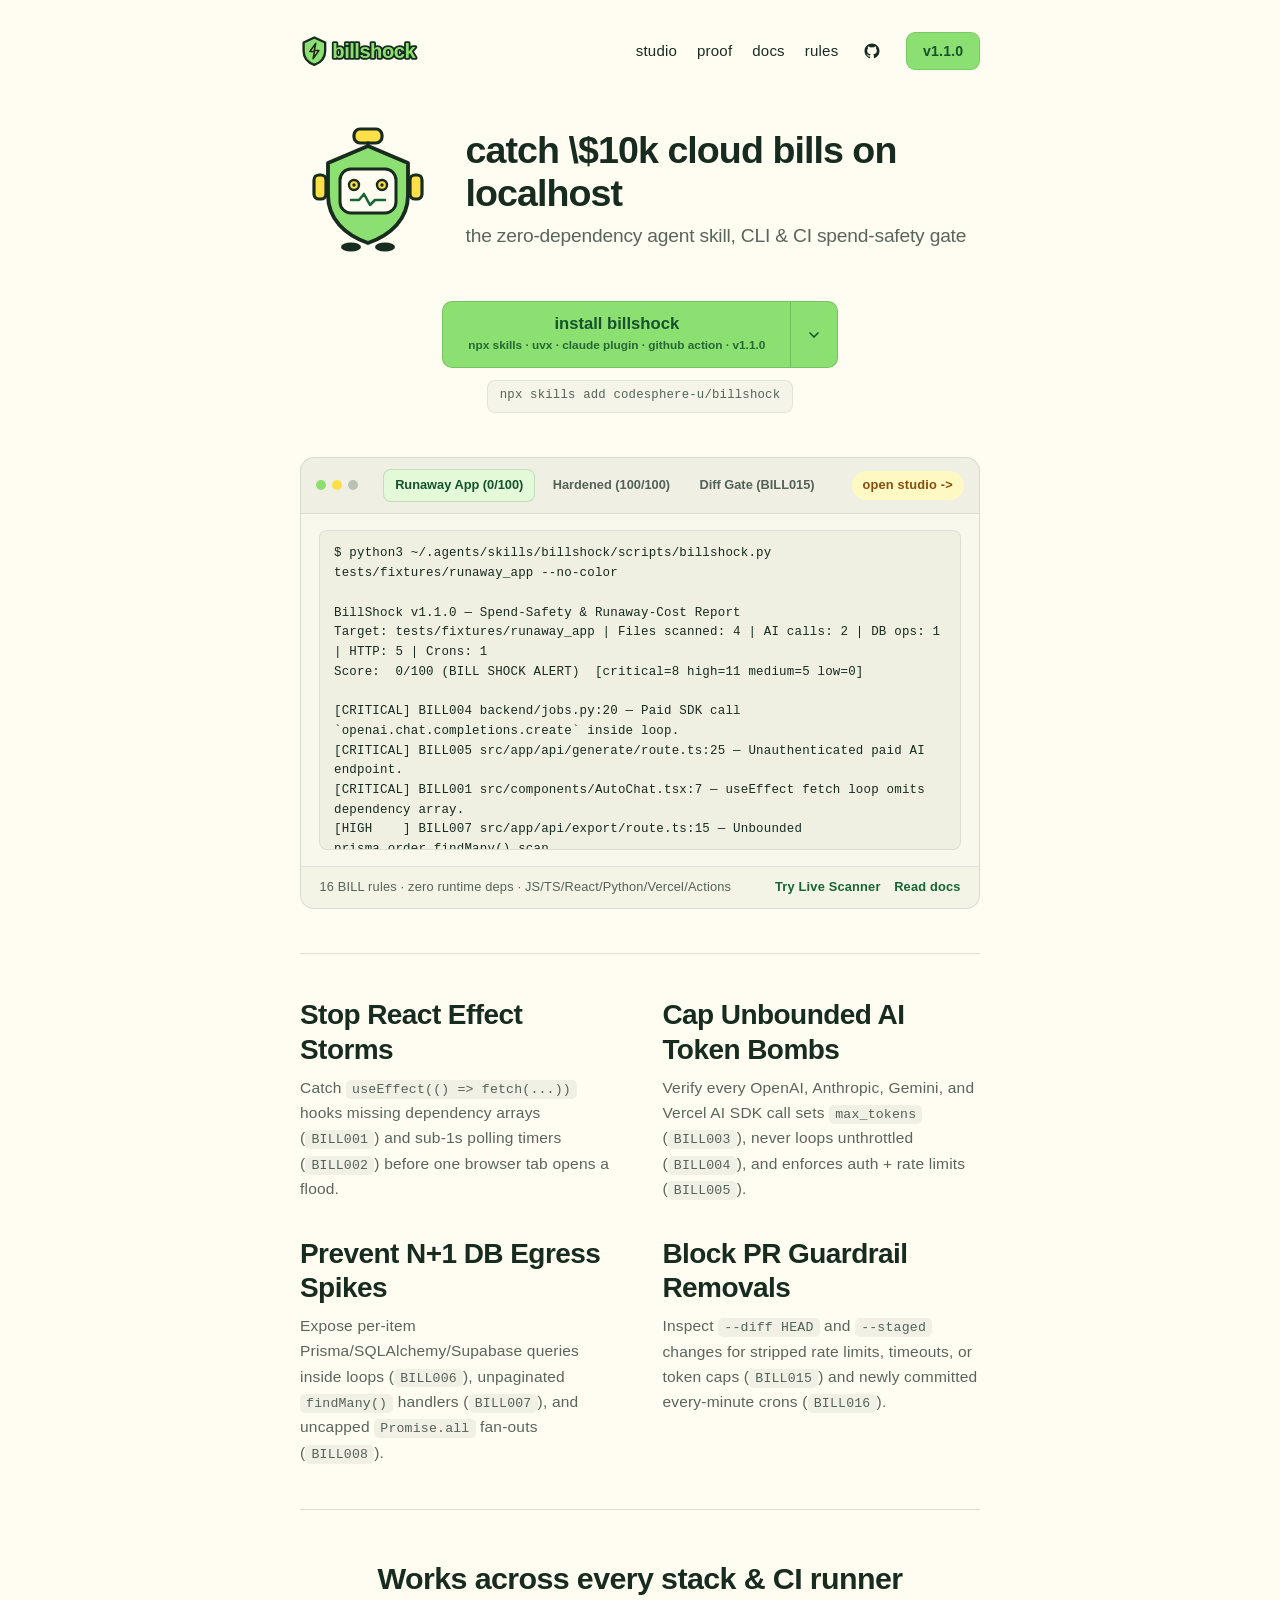
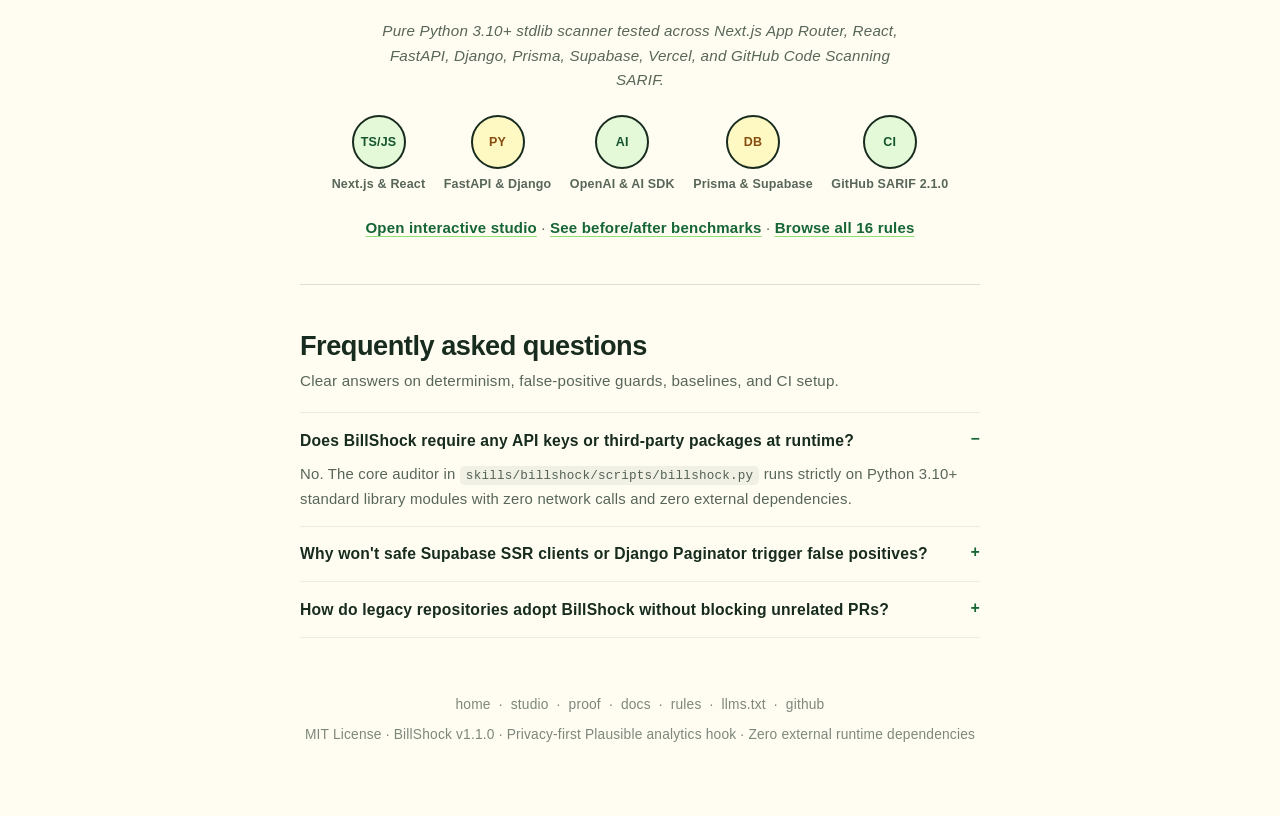
<file: website/index.html>
<!doctype html>
<html lang="en">
  <head>
    <meta charset="utf-8" />
    <meta name="viewport" content="width=device-width, initial-scale=1.0" />
    <title>BillShock — Deterministic Runaway-Cost &amp; Spend-Safety Auditor</title>
    <meta
      name="description"
      content="Catch infinite React useEffect storms, uncapped AI token bombs, N+1 DB egress, hung retries, and aggressive crons before they ship."
    />
    <meta
      name="keywords"
      content="BillShock, FinOps static analysis, AI agent spend safety, React useEffect loop detector, max_tokens audit, Prisma N+1 scanner, SARIF CI gate"
    />
    <meta name="author" content="codesphere-u" />
    <meta name="robots" content="index, follow" />
    <meta name="theme-color" content="#fffdf2" />
    <link rel="canonical" href="https://codesphere-u.github.io/billshock/" />
    <link rel="icon" type="image/svg+xml" href="./favicon.svg?v=1.1.0" />
    <link rel="manifest" href="./manifest.webmanifest" />

    <meta property="og:type" content="website" />
    <meta property="og:url" content="https://codesphere-u.github.io/billshock/" />
    <meta property="og:site_name" content="BillShock" />
    <meta property="og:title" content="BillShock — Deterministic Runaway-Cost &amp; Spend-Safety Auditor" />
    <meta
      property="og:description"
      content="16 deterministic BILL001–BILL016 checks, zero runtime dependencies, git diff guardrail detection, and SARIF 2.1.0 CI gating."
    />
    <meta property="og:image" content="https://codesphere-u.github.io/billshock/og-image.svg" />
    <meta property="og:image:width" content="1200" />
    <meta property="og:image:height" content="630" />
    <meta property="og:image:alt" content="BillShock spend-shield green and volt-gold social card showing 100/100 SAFE Gate" />

    <meta name="twitter:card" content="summary_large_image" />
    <meta name="twitter:title" content="BillShock — Deterministic Runaway-Cost &amp; Spend-Safety Auditor" />
    <meta
      name="twitter:description"
      content="Catch $10k cloud &amp; LLM bugs on localhost: 16 BILL rules, zero dependencies, GitHub Action &amp; SARIF CI gate."
    />
    <meta name="twitter:image" content="https://codesphere-u.github.io/billshock/og-image.svg" />

    <style>
      [hidden] { display: none !important; }
      .brand-wordmark-svg { height: 36px; width: 196px; display: block; }
    </style>
    <link rel="stylesheet" href="./styles.css?v=1.1.0" />

    <script type="application/ld+json">
      {
        "@context": "https://schema.org",
        "@graph": [
          {
            "@type": "Organization",
            "@id": "https://codesphere-u.github.io/billshock/#org",
            "name": "BillShock",
            "url": "https://codesphere-u.github.io/billshock/",
            "founder": {
              "@type": "Person",
              "name": "Akandwanaho Ivan Alvin",
              "url": "https://alvin.codesphereug.com/"
            },
            "sameAs": [
              "https://github.com/codesphere-u/billshock"
            ]
          },
          {
            "@type": "WebSite",
            "@id": "https://codesphere-u.github.io/billshock/#website",
            "url": "https://codesphere-u.github.io/billshock/",
            "name": "BillShock",
            "publisher": {
              "@id": "https://codesphere-u.github.io/billshock/#org"
            }
          },
          {
            "@type": "SoftwareApplication",
            "@id": "https://codesphere-u.github.io/billshock/#software",
            "name": "BillShock",
            "applicationCategory": "DeveloperApplication",
            "operatingSystem": "macOS, Linux, Windows",
            "softwareVersion": "1.1.0",
            "license": "https://opensource.org/licenses/MIT",
            "url": "https://codesphere-u.github.io/billshock/",
            "downloadUrl": "https://github.com/codesphere-u/billshock/releases/tag/v1.1.0",
            "description": "Deterministic Agent Skill, CLI and GitHub Action auditing JavaScript, TypeScript, React, Next.js, Python and workflow schedules for infinite loops, uncapped LLM tokens, N+1 DB egress and cost guardrail regressions.",
            "publisher": {
              "@id": "https://codesphere-u.github.io/billshock/#org"
            },
            "offers": {
              "@type": "Offer",
              "price": "0",
              "priceCurrency": "USD"
            }
          },
          {
            "@type": "FAQPage",
            "mainEntity": [
              {
                "@type": "Question",
                "name": "What codebases does BillShock scan?",
                "acceptedAnswer": {
                  "@type": "Answer",
                  "text": "BillShock audits JavaScript, TypeScript, JSX, TSX, Vue, Svelte, Python (AST + FastAPI/SQLAlchemy/Django), vercel.json functions and crons, plus GitHub Actions scheduled workflows using pure Python 3.10+ stdlib."
                }
              },
              {
                "@type": "Question",
                "name": "How does BillShock stop pull requests from removing safety guardrails?",
                "acceptedAnswer": {
                  "@type": "Answer",
                  "text": "Passing --diff HEAD or --staged activates BILL015 and BILL016, which inspect git diffs per file and fail CI when rate limits, max_tokens caps, query LIMITs, or HTTP timeouts are removed without replacement, or when sub-5-minute crons are added."
                }
              },
              {
                "@type": "Question",
                "name": "Can teams adopt BillShock gradually on existing repositories?",
                "acceptedAnswer": {
                  "@type": "Answer",
                  "text": "Yes. Run --write-baseline .billshock-baseline.json once to fingerprint existing debt, then run --baseline .billshock-baseline.json --fail-on high in CI so only newly introduced regressions block merges."
                }
              }
            ]
          }
        ]
      }
    </script>
  </head>
  <body data-analytics="plausible">
    <div class="page-col">
      <header class="site-header">
        <a class="brand-link" href="./" aria-label="BillShock home">
          <svg class="brand-wordmark-svg" width="196" height="36" viewBox="0 0 218 40" fill="none" role="img" aria-label="billshock">
            <path d="M16 5L28 10.5V20C28 27.6 22.8 33 16 35.5C9.2 33 4 27.6 4 20V10.5L16 5Z" fill="#8ce071" stroke="#172b1e" stroke-width="2.6" stroke-linejoin="round" />
            <path d="M17.5 11.5L11 20.5H16.2L14.6 28.5L21 19.5H15.8L17.5 11.5Z" fill="#fde047" stroke="#172b1e" stroke-width="1.8" stroke-linejoin="round" />
            <text x="36" y="28" font-family="-apple-system, BlinkMacSystemFont, 'Segoe UI', Roboto, sans-serif" font-size="22.5" font-weight="800" letter-spacing="-0.6" fill="none" stroke="#172b1e" stroke-width="4" stroke-linejoin="round">billshock</text>
            <text x="36" y="28" font-family="-apple-system, BlinkMacSystemFont, 'Segoe UI', Roboto, sans-serif" font-size="22.5" font-weight="800" letter-spacing="-0.6" fill="#8ce071">billshock</text>
          </svg>
        </a>

        <nav class="header-nav" aria-label="Primary navigation">
          <a href="./studio.html">studio</a>
          <a href="./proof.html">proof</a>
          <a href="./docs.html">docs</a>
          <a href="./rules.html">rules</a>
          <a
            class="icon-link"
            href="https://github.com/codesphere-u/billshock"
            target="_blank"
            rel="noopener noreferrer"
            aria-label="BillShock on GitHub"
          >
            <svg width="18" height="18" viewBox="0 0 24 24" fill="currentColor" aria-hidden="true">
              <path
                d="M12 2C6.477 2 2 6.484 2 12.017c0 4.425 2.865 8.18 6.839 9.504.5.092.682-.217.682-.483 0-.237-.008-.868-.013-1.703-2.782.605-3.369-1.343-3.369-1.343-.454-1.158-1.11-1.466-1.11-1.466-.908-.62.069-.608.069-.608 1.003.07 1.53 1.032 1.53 1.032.892 1.53 2.341 1.088 2.91.832.092-.647.35-1.088.636-1.338-2.22-.253-4.555-1.113-4.555-4.951 0-1.093.39-1.988 1.029-2.688-.103-.253-.446-1.272.098-2.65 0 0 .84-.27 2.75 1.026A9.564 9.564 0 0112 6.844c.85.004 1.705.115 2.504.337 1.909-1.296 2.747-1.027 2.747-1.027.546 1.379.202 2.398.1 2.651.64.7 1.028 1.595 1.028 2.688 0 3.848-2.339 4.695-4.566 4.943.359.309.678.92.678 1.855 0 1.338-.012 2.419-.012 2.747 0 .268.18.58.688.482A10.019 10.019 0 0022 12.017C22 6.484 17.522 2 12 2z"
              />
            </svg>
          </a>
          <a
            class="nav-pill"
            href="https://github.com/codesphere-u/billshock/releases"
            target="_blank"
            rel="noopener noreferrer"
          >
            v1.1.0
          </a>
        </nav>
      </header>

      <main>
        <section class="hero-duo" aria-labelledby="hero-title">
          <div class="mascot-wrap">
            <!-- Original BillShock Spend-Breaker Wattmeter Shield Mascot in Spring Green & Volt Gold -->
            <svg
              width="136"
              height="136"
              viewBox="0 0 136 136"
              fill="none"
              role="img"
              aria-label="BillShock spend-breaker shield mascot"
            >
              <!-- Breaker Toggle Cap -->
              <rect x="54" y="8" width="28" height="14" rx="6" fill="#fde047" stroke="#172b1e" stroke-width="3.2" />
              <line x1="68" y1="22" x2="68" y2="28" stroke="#172b1e" stroke-width="3.5" stroke-linecap="round" />
              <!-- Side Busbar Lugs -->
              <rect x="14" y="54" width="12" height="24" rx="5" fill="#fde047" stroke="#172b1e" stroke-width="3.2" />
              <rect x="110" y="54" width="12" height="24" rx="5" fill="#fde047" stroke="#172b1e" stroke-width="3.2" />
              <!-- Shield Wattmeter Body -->
              <path
                d="M68 25L108 42V74C108 98 91 114 68 122C45 114 28 98 28 74V42L68 25Z"
                fill="#8ce071"
                stroke="#172b1e"
                stroke-width="3.8"
                stroke-linejoin="round"
              />
              <!-- Warm Ivory Meter Faceplate -->
              <rect x="40" y="48" width="56" height="44" rx="11" fill="#fffdf2" stroke="#172b1e" stroke-width="3" />
              <!-- Volt Eyes + Bounded Gauge Needle -->
              <circle cx="54" cy="64" r="5" fill="#fde047" stroke="#172b1e" stroke-width="2.4" />
              <circle cx="82" cy="64" r="5" fill="#fde047" stroke="#172b1e" stroke-width="2.4" />
              <circle cx="54" cy="64" r="1.7" fill="#172b1e" />
              <circle cx="82" cy="64" r="1.7" fill="#172b1e" />
              <!-- Shield Lightning Bolt / Safe Smile -->
              <path d="M51 79H59L64 73L70 84L75 79H85" stroke="#166534" stroke-width="2.6" stroke-linecap="round" stroke-linejoin="round" />
              <!-- Grounded Insulator Feet -->
              <ellipse cx="51" cy="126" rx="10" ry="4.5" fill="#172b1e" />
              <ellipse cx="85" cy="126" rx="10" ry="4.5" fill="#172b1e" />
            </svg>
          </div>

          <div class="hero-copy">
            <h1 id="hero-title">catch \$10k cloud bills on localhost</h1>
            <p class="hero-sub">the zero-dependency agent skill, CLI &amp; CI spend-safety gate</p>
          </div>
        </section>

        <section class="cta-area" aria-label="Install BillShock">
          <div class="split-btn-group">
            <button type="button" class="split-main" id="cta-main-btn">
              <strong>install billshock</strong>
              <span id="cta-sub-label">npx skills · uvx · claude plugin · github action · v1.1.0</span>
            </button>
            <button type="button" class="split-caret" id="cta-caret-btn" aria-label="Switch install method" aria-expanded="false">
              <svg width="16" height="16" viewBox="0 0 24 24" fill="none" stroke="currentColor" stroke-width="2.5" stroke-linecap="round" stroke-linejoin="round" aria-hidden="true">
                <polyline points="6 9 12 15 18 9" />
              </svg>
            </button>
          </div>

          <div class="cmd-caption" id="hero-cmd-caption">npx skills add codesphere-u/billshock</div>

          <div class="cta-popover" id="cta-popover" role="dialog" aria-label="Choose BillShock install target">
            <div class="pop-tabs" role="tablist">
              <button type="button" class="pop-tab active" data-cmd="npx skills add codesphere-u/billshock" data-label="skills.sh">skills.sh</button>
              <button type="button" class="pop-tab" data-cmd="uvx --from git+https://github.com/codesphere-u/billshock@v1 billshock . --diff HEAD" data-label="uvx CLI">uvx CLI</button>
              <button type="button" class="pop-tab" data-cmd="/plugin install billshock --marketplace codesphere-u/billshock" data-label="Claude Plugin">Claude Plugin</button>
              <button type="button" class="pop-tab" data-cmd="uses: codesphere-u/billshock@v1" data-label="GitHub Action">Action</button>
            </div>
            <div class="pop-cmd">
              <code id="popover-cmd-text">npx skills add codesphere-u/billshock</code>
              <button type="button" class="copy-icon-btn" id="popover-copy-btn" aria-label="Copy install command">
                <svg width="15" height="15" viewBox="0 0 24 24" fill="none" stroke="currentColor" stroke-width="2" aria-hidden="true">
                  <rect x="9" y="9" width="13" height="13" rx="2" />
                  <path d="M5 15H4a2 2 0 0 1-2-2V4a2 2 0 0 1 2-2h9a2 2 0 0 1 2 2v1" />
                </svg>
              </button>
            </div>
          </div>
        </section>

        <section class="preview-frame" aria-label="Live BillShock scan preview">
          <div class="frame-bar">
            <div class="dots" aria-hidden="true"><span></span><span></span><span></span></div>
            <div class="frame-tabs" role="tablist">
              <button type="button" class="frame-tab active" data-preview="runaway" aria-selected="true">Runaway App (0/100)</button>
              <button type="button" class="frame-tab" data-preview="clean" aria-selected="false">Hardened (100/100)</button>
              <button type="button" class="frame-tab" data-preview="diff" aria-selected="false">Diff Gate (BILL015)</button>
            </div>
            <a class="frame-open-link" href="./studio.html">open studio -&gt;</a>
          </div>
          <div class="preview-body">
            <pre class="code-block" id="home-preview-pre">$ python3 ~/.agents/skills/billshock/scripts/billshock.py tests/fixtures/runaway_app --no-color

BillShock v1.1.0 — Spend-Safety &amp; Runaway-Cost Report
Target: tests/fixtures/runaway_app | Files scanned: 4 | AI calls: 2 | DB ops: 1 | HTTP: 5 | Crons: 1
Score:  0/100 (BILL SHOCK ALERT)  [critical=8 high=11 medium=5 low=0]

[CRITICAL] BILL004 backend/jobs.py:20 — Paid SDK call `openai.chat.completions.create` inside loop.
[CRITICAL] BILL005 src/app/api/generate/route.ts:25 — Unauthenticated paid AI endpoint.
[CRITICAL] BILL001 src/components/AutoChat.tsx:7 — useEffect fetch loop omits dependency array.
[HIGH    ] BILL007 src/app/api/export/route.ts:15 — Unbounded prisma.order.findMany() scan.
[MEDIUM  ] BILL014 vercel.json:5 — Sub-5-minute cron schedule `* * * * *` runs continuously.</pre>
          </div>
          <div class="preview-foot">
            <span>16 BILL rules · zero runtime deps · JS/TS/React/Python/Vercel/Actions</span>
            <div class="preview-foot-links">
              <a href="./studio.html">Try Live Scanner</a>
              <a href="./docs.html">Read docs</a>
            </div>
          </div>
        </section>

        <hr class="hairline" />

        <section class="editorial-grid" aria-label="Core cost-safety pillars">
          <div>
            <h2>Stop React Effect Storms</h2>
            <p>Catch <code>useEffect(() =&gt; fetch(...))</code> hooks missing dependency arrays (<code>BILL001</code>) and sub-1s polling timers (<code>BILL002</code>) before one browser tab opens a flood.</p>
          </div>
          <div>
            <h2>Cap Unbounded AI Token Bombs</h2>
            <p>Verify every OpenAI, Anthropic, Gemini, and Vercel AI SDK call sets <code>max_tokens</code> (<code>BILL003</code>), never loops unthrottled (<code>BILL004</code>), and enforces auth + rate limits (<code>BILL005</code>).</p>
          </div>
          <div>
            <h2>Prevent N+1 DB Egress Spikes</h2>
            <p>Expose per-item Prisma/SQLAlchemy/Supabase queries inside loops (<code>BILL006</code>), unpaginated <code>findMany()</code> handlers (<code>BILL007</code>), and uncapped <code>Promise.all</code> fan-outs (<code>BILL008</code>).</p>
          </div>
          <div>
            <h2>Block PR Guardrail Removals</h2>
            <p>Inspect <code>--diff HEAD</code> and <code>--staged</code> changes for stripped rate limits, timeouts, or token caps (<code>BILL015</code>) and newly committed every-minute crons (<code>BILL016</code>).</p>
          </div>
        </section>

        <hr class="hairline" />

        <section class="ecosystem-section" aria-label="Supported runtimes and platforms">
          <h2>Works across every stack &amp; CI runner</h2>
          <p class="ecosystem-sub">Pure Python 3.10+ stdlib scanner tested across Next.js App Router, React, FastAPI, Django, Prisma, Supabase, Vercel, and GitHub Code Scanning SARIF.</p>
          <div class="eco-badges">
            <div class="eco-item">
              <div class="eco-circle">TS/JS</div>
              <span>Next.js &amp; React</span>
            </div>
            <div class="eco-item">
              <div class="eco-circle">PY</div>
              <span>FastAPI &amp; Django</span>
            </div>
            <div class="eco-item">
              <div class="eco-circle">AI</div>
              <span>OpenAI &amp; AI SDK</span>
            </div>
            <div class="eco-item">
              <div class="eco-circle">DB</div>
              <span>Prisma &amp; Supabase</span>
            </div>
            <div class="eco-item">
              <div class="eco-circle">CI</div>
              <span>GitHub SARIF 2.1.0</span>
            </div>
          </div>
          <p class="inline-cta-links">
            <a href="./studio.html">Open interactive studio</a> · <a href="./proof.html">See before/after benchmarks</a> · <a href="./rules.html">Browse all 16 rules</a>
          </p>
        </section>

        <hr class="hairline" />

        <section aria-labelledby="faq-heading">
          <h2 class="sec-title" id="faq-heading">Frequently asked questions</h2>
          <p class="sec-sub">Clear answers on determinism, false-positive guards, baselines, and CI setup.</p>
          <div class="faq-stack">
            <details class="faq-item" open>
              <summary>Does BillShock require any API keys or third-party packages at runtime?</summary>
              <p>No. The core auditor in <code>skills/billshock/scripts/billshock.py</code> runs strictly on Python 3.10+ standard library modules with zero network calls and zero external dependencies.</p>
            </details>
            <details class="faq-item">
              <summary>Why won't safe Supabase SSR clients or Django Paginator trigger false positives?</summary>
              <p>BillShock models framework-safe patterns: JSX apostrophe recovery, Supabase SSR <code>createClient()</code>, <code>Paginator</code> / <code>.count()</code>, Python <code>dict.get()</code> / <code>queue.get()</code>, and <code>AbortSignal.timeout()</code> are recognized natively.</p>
            </details>
            <details class="faq-item">
              <summary>How do legacy repositories adopt BillShock without blocking unrelated PRs?</summary>
              <p>Generate a fingerprint snapshot once via <code>--write-baseline .billshock-baseline.json</code>, then gate CI using <code>--baseline .billshock-baseline.json --diff HEAD --fail-on high</code>.</p>
            </details>
          </div>
        </section>
      </main>

      <footer class="site-footer">
        <div class="footer-links">
          <a href="./">home</a> ·
          <a href="./studio.html">studio</a> ·
          <a href="./proof.html">proof</a> ·
          <a href="./docs.html">docs</a> ·
          <a href="./rules.html">rules</a> ·
          <a href="./llms.txt">llms.txt</a> ·
          <a href="https://github.com/codesphere-u/billshock" target="_blank" rel="noopener noreferrer">github</a>
        </div>
        <div>MIT License · BillShock v1.1.0 · Privacy-first Plausible analytics hook · Zero external runtime dependencies</div>
      </footer>
    </div>

    <div class="toast" id="toast" role="status" aria-live="polite">Copied to clipboard</div>
    <script src="./app.js?v=1.1.0"></script>
  </body>
</html>
</file>
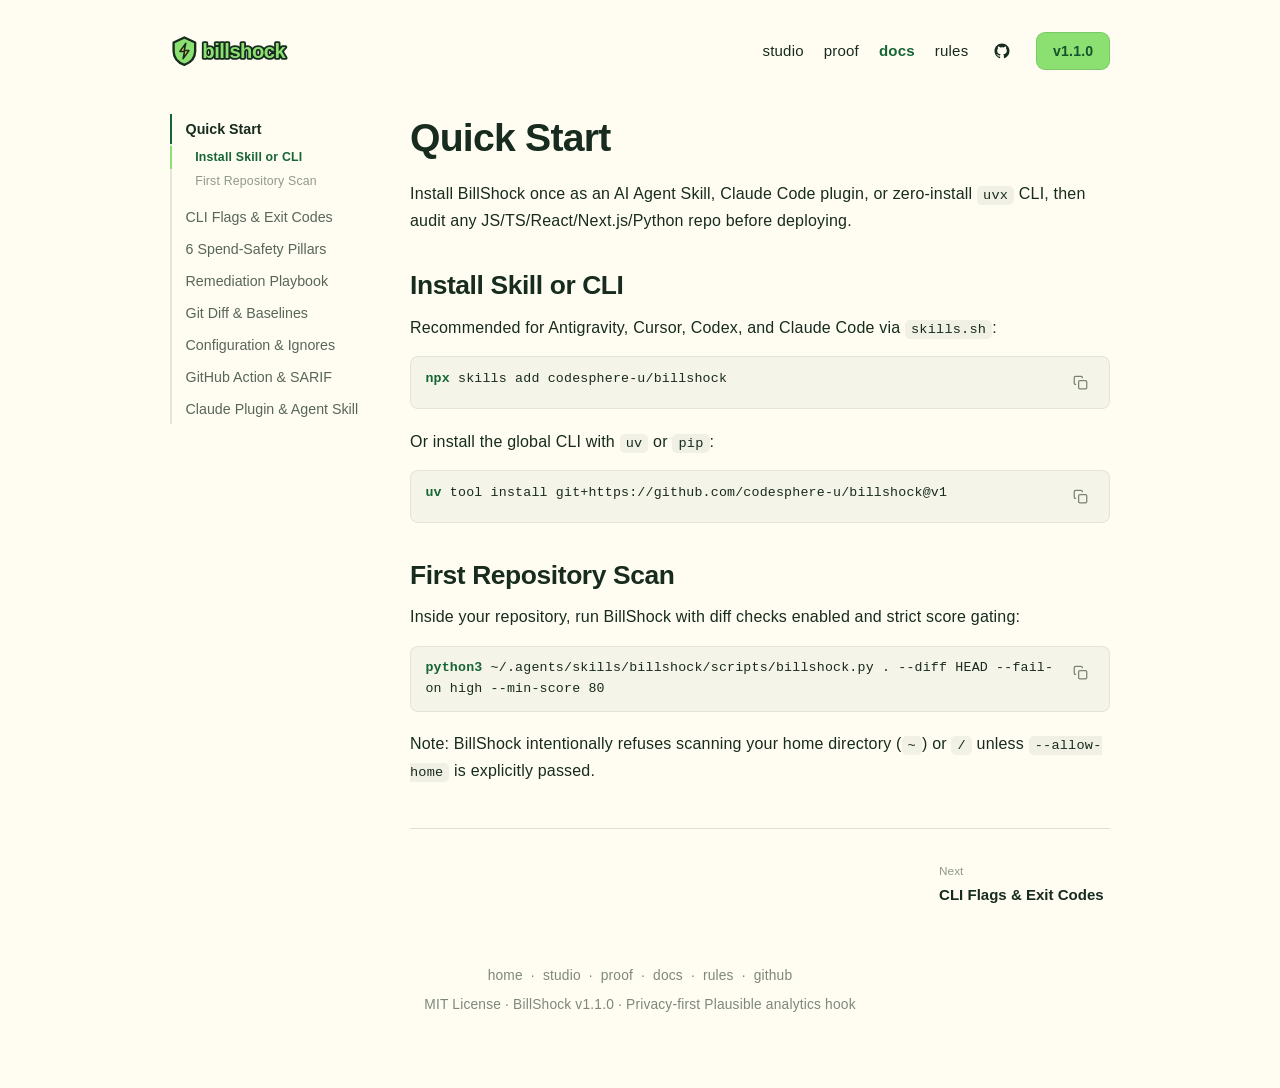
<file: website/docs.html>
<!doctype html>
<html lang="en">
  <head>
    <meta charset="utf-8" />
    <meta name="viewport" content="width=device-width, initial-scale=1.0" />
    <title>Documentation | BillShock Spend-Safety &amp; Runaway-Cost Auditor</title>
    <meta
      name="description"
      content="Complete documentation for BillShock v1.1.0: skills.sh install, CLI flags, 6 Spend-Safety Pillars, GitHub Action SARIF, baselines, and remediation recipes."
    />
    <meta name="robots" content="index, follow" />
    <meta name="theme-color" content="#fffdf2" />
    <link rel="canonical" href="https://codesphere-u.github.io/billshock/docs.html" />
    <link rel="icon" type="image/svg+xml" href="./favicon.svg?v=1.1.0" />
    <meta property="og:type" content="website" />
    <meta property="og:title" content="Documentation | BillShock" />
    <meta property="og:description" content="Install, CLI reference, 6 Spend-Safety Pillars, git diff gates, baselines, and copy-paste remediation patterns." />
    <meta property="og:image" content="https://codesphere-u.github.io/billshock/og-image.svg" />
    <meta name="twitter:card" content="summary_large_image" />
    <style>
      [hidden] { display: none !important; }
      .brand-wordmark-svg { height: 36px; width: 196px; display: block; }
    </style>
    <link rel="stylesheet" href="./styles.css?v=1.1.0" />
  </head>
  <body data-analytics="plausible">
    <div class="page-col page-col-docs">
      <header class="site-header">
        <a class="brand-link" href="./" aria-label="BillShock home">
          <svg class="brand-wordmark-svg" width="196" height="36" viewBox="0 0 218 40" fill="none" role="img" aria-label="billshock">
            <path d="M16 5L28 10.5V20C28 27.6 22.8 33 16 35.5C9.2 33 4 27.6 4 20V10.5L16 5Z" fill="#8ce071" stroke="#172b1e" stroke-width="2.6" stroke-linejoin="round" />
            <path d="M17.5 11.5L11 20.5H16.2L14.6 28.5L21 19.5H15.8L17.5 11.5Z" fill="#fde047" stroke="#172b1e" stroke-width="1.8" stroke-linejoin="round" />
            <text x="36" y="28" font-family="-apple-system, BlinkMacSystemFont, 'Segoe UI', Roboto, sans-serif" font-size="22.5" font-weight="800" letter-spacing="-0.6" fill="none" stroke="#172b1e" stroke-width="4" stroke-linejoin="round">billshock</text>
            <text x="36" y="28" font-family="-apple-system, BlinkMacSystemFont, 'Segoe UI', Roboto, sans-serif" font-size="22.5" font-weight="800" letter-spacing="-0.6" fill="#8ce071">billshock</text>
          </svg>
        </a>

        <nav class="header-nav" aria-label="Primary navigation">
          <a href="./studio.html">studio</a>
          <a href="./proof.html">proof</a>
          <a class="active" href="./docs.html">docs</a>
          <a href="./rules.html">rules</a>
          <a class="icon-link" href="https://github.com/codesphere-u/billshock" target="_blank" rel="noopener noreferrer" aria-label="GitHub">
            <svg width="18" height="18" viewBox="0 0 24 24" fill="currentColor" aria-hidden="true">
              <path d="M12 2C6.477 2 2 6.484 2 12.017c0 4.425 2.865 8.18 6.839 9.504.5.092.682-.217.682-.483 0-.237-.008-.868-.013-1.703-2.782.605-3.369-1.343-3.369-1.343-.454-1.158-1.11-1.466-1.11-1.466-.908-.62.069-.608.069-.608 1.003.07 1.53 1.032 1.53 1.032.892 1.53 2.341 1.088 2.91.832.092-.647.35-1.088.636-1.338-2.22-.253-4.555-1.113-4.555-4.951 0-1.093.39-1.988 1.029-2.688-.103-.253-.446-1.272.098-2.65 0 0 .84-.27 2.75 1.026A9.564 9.564 0 0112 6.844c.85.004 1.705.115 2.504.337 1.909-1.296 2.747-1.027 2.747-1.027.546 1.379.202 2.398.1 2.651.64.7 1.028 1.595 1.028 2.688 0 3.848-2.339 4.695-4.566 4.943.359.309.678.92.678 1.855 0 1.338-.012 2.419-.012 2.747 0 .268.18.58.688.482A10.019 10.019 0 0022 12.017C22 6.484 17.522 2 12 2z" />
            </svg>
          </a>
          <a class="nav-pill" href="https://github.com/codesphere-u/billshock/releases" target="_blank" rel="noopener noreferrer">v1.1.0</a>
        </nav>
      </header>

      <div class="docs-layout">
        <aside class="docs-sidebar" aria-label="Documentation chapters">
          <ul class="docs-rail">
            <li class="doc-nav-item">
              <button type="button" class="doc-nav-link active" data-doc="quickstart">Quick Start</button>
              <ul class="doc-subrail open" data-subrail="quickstart">
                <li><a class="doc-sub-link active" href="#qs-install">Install Skill or CLI</a></li>
                <li><a class="doc-sub-link" href="#qs-first-scan">First Repository Scan</a></li>
              </ul>
            </li>
            <li class="doc-nav-item">
              <button type="button" class="doc-nav-link" data-doc="cli">CLI Flags &amp; Exit Codes</button>
              <ul class="doc-subrail" data-subrail="cli">
                <li><a class="doc-sub-link" href="#cli-flags">Flag Reference</a></li>
                <li><a class="doc-sub-link" href="#cli-exits">Exit Codes</a></li>
              </ul>
            </li>
            <li class="doc-nav-item">
              <button type="button" class="doc-nav-link" data-doc="pillars">6 Spend-Safety Pillars</button>
              <ul class="doc-subrail" data-subrail="pillars">
                <li><a class="doc-sub-link" href="#pil-overview">Rules Matrix</a></li>
                <li><a class="doc-sub-link" href="#pil-scoring">Score Calculation</a></li>
              </ul>
            </li>
            <li class="doc-nav-item">
              <button type="button" class="doc-nav-link" data-doc="remediation">Remediation Playbook</button>
              <ul class="doc-subrail" data-subrail="remediation">
                <li><a class="doc-sub-link" href="#rem-ai">Uncapped LLM Routes</a></li>
                <li><a class="doc-sub-link" href="#rem-db">Prisma &amp; Python</a></li>
              </ul>
            </li>
            <li class="doc-nav-item">
              <button type="button" class="doc-nav-link" data-doc="baselines">Git Diff &amp; Baselines</button>
              <ul class="doc-subrail" data-subrail="baselines">
                <li><a class="doc-sub-link" href="#bas-diff">PR Regression Mode</a></li>
                <li><a class="doc-sub-link" href="#bas-snap">Baseline Adoption</a></li>
              </ul>
            </li>
            <li class="doc-nav-item">
              <button type="button" class="doc-nav-link" data-doc="config">Configuration &amp; Ignores</button>
              <ul class="doc-subrail" data-subrail="config">
                <li><a class="doc-sub-link" href="#cfg-json">.billshock.json</a></li>
                <li><a class="doc-sub-link" href="#cfg-inline">Inline Suppressions</a></li>
              </ul>
            </li>
            <li class="doc-nav-item">
              <button type="button" class="doc-nav-link" data-doc="action">GitHub Action &amp; SARIF</button>
              <ul class="doc-subrail" data-subrail="action">
                <li><a class="doc-sub-link" href="#act-workflow">Workflow YAML</a></li>
                <li><a class="doc-sub-link" href="#act-outputs">Action Outputs</a></li>
              </ul>
            </li>
            <li class="doc-nav-item">
              <button type="button" class="doc-nav-link" data-doc="plugin">Claude Plugin &amp; Agent Skill</button>
              <ul class="doc-subrail" data-subrail="plugin">
                <li><a class="doc-sub-link" href="#plg-install">Agent &amp; IDE Install</a></li>
              </ul>
            </li>
          </ul>
        </aside>

        <main class="doc-content">
          <div class="docs-mobile-nav" aria-label="Choose chapter">
            <button type="button" class="docs-mobile-chip active" data-doc="quickstart">Quick Start</button>
            <button type="button" class="docs-mobile-chip" data-doc="cli">CLI Flags</button>
            <button type="button" class="docs-mobile-chip" data-doc="pillars">6 Pillars</button>
            <button type="button" class="docs-mobile-chip" data-doc="remediation">Remediation</button>
            <button type="button" class="docs-mobile-chip" data-doc="baselines">Diff &amp; Baselines</button>
            <button type="button" class="docs-mobile-chip" data-doc="config">Config</button>
            <button type="button" class="docs-mobile-chip" data-doc="action">GitHub Action</button>
            <button type="button" class="docs-mobile-chip" data-doc="plugin">Agent Plugin</button>
          </div>

          <!-- Chapter 1 -->
          <article class="doc-chapter" id="doc-quickstart">
            <h1>Quick Start</h1>
            <p>Install BillShock once as an AI Agent Skill, Claude Code plugin, or zero-install <code>uvx</code> CLI, then audit any JS/TS/React/Next.js/Python repo before deploying.</p>

            <h2 id="qs-install">Install Skill or CLI</h2>
            <p>Recommended for Antigravity, Cursor, Codex, and Claude Code via <code>skills.sh</code>:</p>
            <div class="doc-codeblock">
              <pre><span class="syn-cmd">npx</span> skills add codesphere-u/billshock</pre>
              <button type="button" class="copy-icon-btn" data-copy="npx skills add codesphere-u/billshock" aria-label="Copy command">
                <svg width="15" height="15" viewBox="0 0 24 24" fill="none" stroke="currentColor" stroke-width="2" aria-hidden="true"><rect x="9" y="9" width="13" height="13" rx="2" /><path d="M5 15H4a2 2 0 0 1-2-2V4a2 2 0 0 1 2-2h9a2 2 0 0 1 2 2v1" /></svg>
              </button>
            </div>

            <p>Or install the global CLI with <code>uv</code> or <code>pip</code>:</p>
            <div class="doc-codeblock">
              <pre><span class="syn-cmd">uv</span> tool install git+https://github.com/codesphere-u/billshock@v1</pre>
              <button type="button" class="copy-icon-btn" data-copy="uv tool install git+https://github.com/codesphere-u/billshock@v1" aria-label="Copy command">
                <svg width="15" height="15" viewBox="0 0 24 24" fill="none" stroke="currentColor" stroke-width="2" aria-hidden="true"><rect x="9" y="9" width="13" height="13" rx="2" /><path d="M5 15H4a2 2 0 0 1-2-2V4a2 2 0 0 1 2-2h9a2 2 0 0 1 2 2v1" /></svg>
              </button>
            </div>

            <h2 id="qs-first-scan">First Repository Scan</h2>
            <p>Inside your repository, run BillShock with diff checks enabled and strict score gating:</p>
            <div class="doc-codeblock">
              <pre><span class="syn-cmd">python3</span> ~/.agents/skills/billshock/scripts/billshock.py . --diff HEAD --fail-on high --min-score 80</pre>
              <button type="button" class="copy-icon-btn" data-copy="python3 ~/.agents/skills/billshock/scripts/billshock.py . --diff HEAD --fail-on high --min-score 80" aria-label="Copy command">
                <svg width="15" height="15" viewBox="0 0 24 24" fill="none" stroke="currentColor" stroke-width="2" aria-hidden="true"><rect x="9" y="9" width="13" height="13" rx="2" /><path d="M5 15H4a2 2 0 0 1-2-2V4a2 2 0 0 1 2-2h9a2 2 0 0 1 2 2v1" /></svg>
              </button>
            </div>
            <p>Note: BillShock intentionally refuses scanning your home directory (<code>~</code>) or <code>/</code> unless <code>--allow-home</code> is explicitly passed.</p>
          </article>

          <!-- Chapter 2 -->
          <article class="doc-chapter" id="doc-cli" hidden>
            <h1>CLI Flags &amp; Exit Codes</h1>
            <p>Every flag works identically whether invoked via installed <code>billshock</code> or standalone <code>python3 billshock.py</code>.</p>

            <h2 id="cli-flags">Flag Reference</h2>
            <div class="doc-table-wrap">
              <table class="doc-table">
                <thead><tr><th>Flag</th><th>Default</th><th>Behavior</th></tr></thead>
                <tbody>
                  <tr><td><code>--format</code></td><td><code>text</code></td><td>Emit <code>text</code>, <code>markdown</code>, <code>json</code>, or <code>sarif</code> (SARIF 2.1.0).</td></tr>
                  <tr><td><code>--diff [REF]</code></td><td><code>HEAD</code></td><td>Inspect git diff against REF (<code>BILL015</code> / <code>BILL016</code>).</td></tr>
                  <tr><td><code>--staged</code></td><td><code>false</code></td><td>Inspect staged index diff before commit.</td></tr>
                  <tr><td><code>--fail-on</code></td><td><code>high</code></td><td>Minimum failing severity: <code>critical</code>, <code>high</code>, <code>medium</code>, <code>low</code>, <code>any</code>, <code>none</code>.</td></tr>
                  <tr><td><code>--min-score</code></td><td>unset</td><td>Fail if Spend-Safety Score (0–100) falls below threshold.</td></tr>
                  <tr><td><code>--write-baseline</code></td><td>unset</td><td>Save fingerprint snapshot JSON for incremental adoption.</td></tr>
                  <tr><td><code>--baseline</code></td><td>unset</td><td>Suppress pre-existing findings matching saved fingerprints.</td></tr>
                  <tr><td><code>--allow-home</code></td><td><code>false</code></td><td>Override broad-root safety check when intentionally auditing <code>~</code>.</td></tr>
                </tbody>
              </table>
            </div>

            <h2 id="cli-exits">Exit Codes</h2>
            <ul>
              <li><code>0</code> — Scan passed `--fail-on` and `--min-score` thresholds (or `--write-baseline` saved cleanly).</li>
              <li><code>1</code> — One or more findings met `--fail-on` severity or score fell below `--min-score`.</li>
              <li><code>2</code> — Invalid CLI arguments, missing target directory, or unsafe broad-root invocation (`~` / `/`).</li>
            </ul>
          </article>

          <!-- Chapter 3 -->
          <article class="doc-chapter" id="doc-pillars" hidden>
            <h1>6 Spend-Safety Pillars</h1>
            <p>Every rule in `BILL001`–`BILL016` maps to one of six concrete runaway-cost failure classes.</p>

            <h2 id="pil-overview">Rules Matrix</h2>
            <div class="doc-table-wrap">
              <table class="doc-table">
                <thead><tr><th>Pillar</th><th>Rules</th><th>What Is Audited</th></tr></thead>
                <tbody>
                  <tr><td><code>EFFECT_LOOP</code></td><td><code>BILL001</code>–<code>BILL002</code></td><td>Dependency-free React <code>useEffect</code> network loops; sub-1s polling timers.</td></tr>
                  <tr><td><code>AI_BOMB</code></td><td><code>BILL003</code>–<code>BILL005</code></td><td>Missing <code>max_tokens</code>; paid SDKs in loops; unauthenticated/unthrottled routes.</td></tr>
                  <tr><td><code>DB_EGRESS</code></td><td><code>BILL006</code>–<code>BILL008</code></td><td>N+1 loop queries; unpaginated <code>findMany</code>/<code>select</code> scans; uncapped <code>Promise.all(map)</code>.</td></tr>
                  <tr><td><code>RETRY_HANG</code></td><td><code>BILL009</code>–<code>BILL011</code></td><td>Unbounded <code>while True</code> loops; timeout-free HTTP; long <code>maxDuration</code>.</td></tr>
                  <tr><td><code>LEAK_POOL</code></td><td><code>BILL012</code>–<code>BILL013</code></td><td>Per-request DB clients/engines; unbounded module-level caches.</td></tr>
                  <tr><td><code>INFRA_CRON &amp; DIFF</code></td><td><code>BILL014</code>–<code>BILL016</code></td><td>Sub-5m crons; PR diffs removing rate/token/timeout/limit guards.</td></tr>
                </tbody>
              </table>
            </div>

            <h2 id="pil-scoring">Score Calculation</h2>
            <p>Each unique finding deducts from `100` (`CRITICAL -18`, `HIGH -9`, `MEDIUM -4`, `LOW -1`). Any critical finding caps grade below `SAFE` (`90–100 SAFE`, `70–89 CAUTION`, `&lt;70 BILL SHOCK ALERT`).</p>
          </article>

          <!-- Chapter 4 -->
          <article class="doc-chapter" id="doc-remediation" hidden>
            <h1>Remediation Playbook</h1>
            <p>Fix cost leaks at the source with drop-in rate limiters, token ceilings, singletons, and pagination instead of adding inline suppressions.</p>

            <h2 id="rem-ai">Uncapped LLM Routes</h2>
            <p>Pair Upstash Ratelimit, explicit <code>max_tokens</code>, and <code>AbortSignal.timeout()</code> in Next.js App Router handlers:</p>
            <div class="doc-codeblock">
              <pre>const { success } = await ratelimit.limit(ip);
if (!success) return Response.json({ error: "Too many requests" }, { status: 429 });

const completion = await openai.chat.completions.create(
  { model: "gpt-4o-mini", max_tokens: 512, messages },
  { signal: AbortSignal.timeout(15_000) }
);</pre>
              <button type="button" class="copy-icon-btn" data-copy="const { success } = await ratelimit.limit(ip); if (!success) return Response.json({ error: 'Too many requests' }, { status: 429 });" aria-label="Copy snippet">
                <svg width="15" height="15" viewBox="0 0 24 24" fill="none" stroke="currentColor" stroke-width="2" aria-hidden="true"><rect x="9" y="9" width="13" height="13" rx="2" /><path d="M5 15H4a2 2 0 0 1-2-2V4a2 2 0 0 1 2-2h9a2 2 0 0 1 2 2v1" /></svg>
              </button>
            </div>

            <h2 id="rem-db">Prisma &amp; Python</h2>
            <ul>
              <li>Attach PrismaClient to <code>globalThis</code> in serverless apps (<code>BILL012</code>) and pass explicit <code>take: 50</code> / cursor pagination (<code>BILL007</code>).</li>
              <li>Decorate Python caches with <code>@lru_cache(maxsize=256)</code> (<code>BILL013</code>) and always set <code>timeout=5.0</code> on <code>httpx</code> / <code>requests</code> calls (<code>BILL010</code>).</li>
            </ul>
          </article>

          <!-- Chapter 5 -->
          <article class="doc-chapter" id="doc-baselines" hidden>
            <h1>Git Diff &amp; Baselines</h1>
            <p>Catch silent regressions even in repositories with legacy tech debt.</p>

            <h2 id="bas-diff">PR Regression Mode</h2>
            <div class="doc-codeblock">
              <pre><span class="syn-cmd">billshock</span> . --diff origin/main --fail-on high</pre>
              <button type="button" class="copy-icon-btn" data-copy="billshock . --diff origin/main --fail-on high" aria-label="Copy command">
                <svg width="15" height="15" viewBox="0 0 24 24" fill="none" stroke="currentColor" stroke-width="2" aria-hidden="true"><rect x="9" y="9" width="13" height="13" rx="2" /><path d="M5 15H4a2 2 0 0 1-2-2V4a2 2 0 0 1 2-2h9a2 2 0 0 1 2 2v1" /></svg>
              </button>
            </div>

            <h2 id="bas-snap">Baseline Adoption</h2>
            <div class="doc-codeblock">
              <pre><span class="syn-cmd">billshock</span> . --write-baseline .billshock-baseline.json
<span class="syn-cmd">billshock</span> . --baseline .billshock-baseline.json --fail-on high</pre>
              <button type="button" class="copy-icon-btn" data-copy="billshock . --write-baseline .billshock-baseline.json" aria-label="Copy command">
                <svg width="15" height="15" viewBox="0 0 24 24" fill="none" stroke="currentColor" stroke-width="2" aria-hidden="true"><rect x="9" y="9" width="13" height="13" rx="2" /><path d="M5 15H4a2 2 0 0 1-2-2V4a2 2 0 0 1 2-2h9a2 2 0 0 1 2 2v1" /></svg>
              </button>
            </div>
          </article>

          <!-- Chapter 6 -->
          <article class="doc-chapter" id="doc-config" hidden>
            <h1>Configuration &amp; Ignores</h1>
            <p>Exclude generated artifacts cleanly via <code>.billshockignore</code> or <code>.billshock.json</code>.</p>

            <h2 id="cfg-json">.billshock.json</h2>
            <div class="doc-codeblock">
              <pre>{
  "exclude": ["legacy/**"],
  "ignoreRules": ["BILL010"]
}</pre>
              <button type="button" class="copy-icon-btn" data-copy='{ "exclude": ["legacy/**"], "ignoreRules": ["BILL010"] }' aria-label="Copy JSON">
                <svg width="15" height="15" viewBox="0 0 24 24" fill="none" stroke="currentColor" stroke-width="2" aria-hidden="true"><rect x="9" y="9" width="13" height="13" rx="2" /><path d="M5 15H4a2 2 0 0 1-2-2V4a2 2 0 0 1 2-2h9a2 2 0 0 1 2 2v1" /></svg>
              </button>
            </div>

            <h2 id="cfg-inline">Inline Suppressions</h2>
            <p>Attach rule-scoped suppressions only when an out-of-band deadline applies:</p>
            <div class="doc-codeblock">
              <pre>// billshock-ignore: BILL010 - unix socket deadline set at transport layer</pre>
              <button type="button" class="copy-icon-btn" data-copy="// billshock-ignore: BILL010 - unix socket deadline set at transport layer" aria-label="Copy comment">
                <svg width="15" height="15" viewBox="0 0 24 24" fill="none" stroke="currentColor" stroke-width="2" aria-hidden="true"><rect x="9" y="9" width="13" height="13" rx="2" /><path d="M5 15H4a2 2 0 0 1-2-2V4a2 2 0 0 1 2-2h9a2 2 0 0 1 2 2v1" /></svg>
              </button>
            </div>
          </article>

          <!-- Chapter 7 -->
          <article class="doc-chapter" id="doc-action" hidden>
            <h1>GitHub Action &amp; SARIF</h1>
            <p>Drop <code>codesphere-u/billshock@v1</code> into any pull-request workflow with <code>fetch-depth: 0</code> so diff checks and SARIF Code Scanning run automatically.</p>

            <h2 id="act-workflow">Workflow YAML</h2>
            <div class="doc-codeblock">
              <pre>- uses: codesphere-u/billshock@v1
  with:
    path: .
    diff: origin/${{ github.base_ref }}
    fail-on: high
    min-score: "80"
    sarif-file: billshock.sarif</pre>
              <button type="button" class="copy-icon-btn" data-copy="uses: codesphere-u/billshock@v1" aria-label="Copy workflow">
                <svg width="15" height="15" viewBox="0 0 24 24" fill="none" stroke="currentColor" stroke-width="2" aria-hidden="true"><rect x="9" y="9" width="13" height="13" rx="2" /><path d="M5 15H4a2 2 0 0 1-2-2V4a2 2 0 0 1 2-2h9a2 2 0 0 1 2 2v1" /></svg>
              </button>
            </div>

            <h2 id="act-outputs">Action Outputs</h2>
            <p>Outputs exposed by <code>action.yml</code>: <code>score</code> (0–100), <code>grade</code> (<code>SAFE</code>, <code>CAUTION</code>, <code>BILL SHOCK ALERT</code>), <code>critical-count</code>, and <code>sarif-file</code>.</p>
          </article>

          <!-- Chapter 8 -->
          <article class="doc-chapter" id="doc-plugin" hidden>
            <h1>Claude Plugin &amp; Agent Skill</h1>
            <p>Teach coding agents to run BillShock automatically before every deployment or PR.</p>

            <h2 id="plg-install">Agent &amp; IDE Install</h2>
            <div class="doc-codeblock">
              <pre><span class="syn-cmd">/plugin</span> install billshock --marketplace codesphere-u/billshock</pre>
              <button type="button" class="copy-icon-btn" data-copy="/plugin install billshock --marketplace codesphere-u/billshock" aria-label="Copy plugin command">
                <svg width="15" height="15" viewBox="0 0 24 24" fill="none" stroke="currentColor" stroke-width="2" aria-hidden="true"><rect x="9" y="9" width="13" height="13" rx="2" /><path d="M5 15H4a2 2 0 0 1-2-2V4a2 2 0 0 1 2-2h9a2 2 0 0 1 2 2v1" /></svg>
              </button>
            </div>
            <p>See full agent workflow instructions in <a class="inline-link" href="./studio.html">Interactive Studio</a> or <a class="inline-link" href="./rules.html">Rules Catalog</a>.</p>
          </article>

          <nav class="doc-pagination" aria-label="Chapter pagination">
            <button type="button" class="page-step-btn prev" id="doc-prev-btn" hidden>
              <small>Previous</small>
              <strong id="doc-prev-title"></strong>
            </button>
            <button type="button" class="page-step-btn next" id="doc-next-btn">
              <small>Next</small>
              <strong id="doc-next-title">CLI Flags &amp; Exit Codes</strong>
            </button>
          </nav>
        </main>
      </div>

      <footer class="site-footer">
        <div class="footer-links">
          <a href="./">home</a> ·
          <a href="./studio.html">studio</a> ·
          <a href="./proof.html">proof</a> ·
          <a href="./docs.html">docs</a> ·
          <a href="./rules.html">rules</a> ·
          <a href="https://github.com/codesphere-u/billshock" target="_blank" rel="noopener noreferrer">github</a>
        </div>
        <div>MIT License · BillShock v1.1.0 · Privacy-first Plausible analytics hook</div>
      </footer>
    </div>

    <div class="toast" id="toast" role="status" aria-live="polite">Copied to clipboard</div>
    <script src="./app.js?v=1.1.0"></script>
  </body>
</html>
</file>
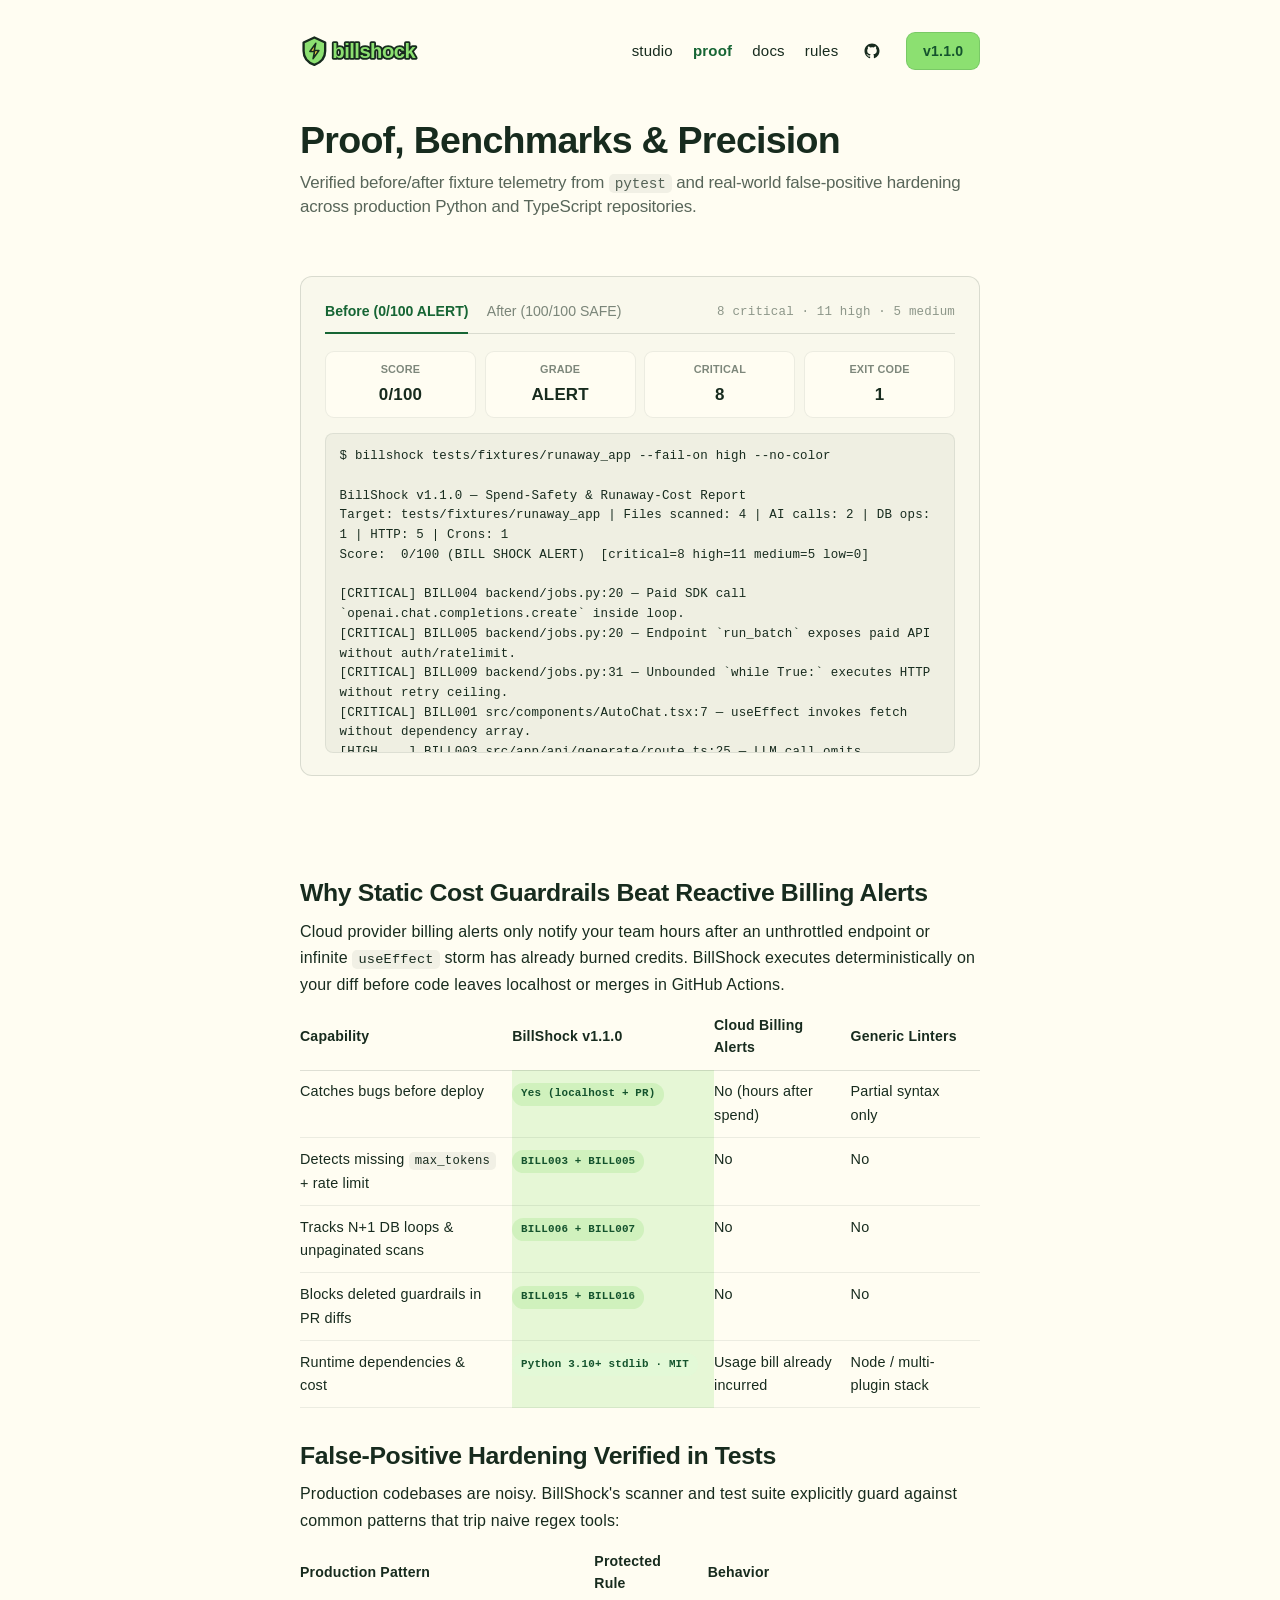
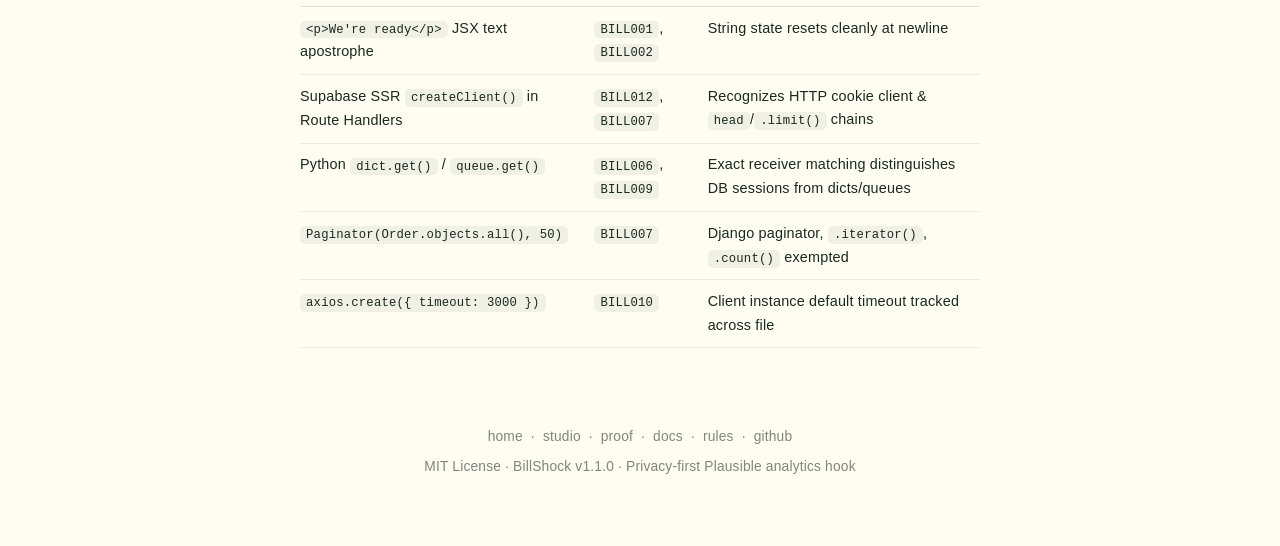
<file: website/proof.html>
<!doctype html>
<html lang="en">
  <head>
    <meta charset="utf-8" />
    <meta name="viewport" content="width=device-width, initial-scale=1.0" />
    <title>BillShock Proof — Before/After Benchmarks &amp; False-Positive Matrix</title>
    <meta
      name="description"
      content="Compare BillShock 0/100 Runaway App vs 100/100 Hardened App fixtures, real-world false-positive guards, and CI tooling benchmarks."
    />
    <meta name="robots" content="index, follow" />
    <meta name="theme-color" content="#fffdf2" />
    <link rel="canonical" href="https://codesphere-u.github.io/billshock/proof.html" />
    <link rel="icon" type="image/svg+xml" href="./favicon.svg?v=1.1.0" />
    <meta property="og:type" content="website" />
    <meta property="og:title" content="BillShock Proof — Before/After Benchmarks &amp; Precision Matrix" />
    <meta property="og:description" content="0/100 BILL SHOCK ALERT to 100/100 SAFE across 16 deterministic checks with zero runtime dependencies." />
    <meta property="og:image" content="https://codesphere-u.github.io/billshock/og-image.svg" />
    <meta name="twitter:card" content="summary_large_image" />
    <style>
      [hidden] { display: none !important; }
      .brand-wordmark-svg { height: 36px; width: 196px; display: block; }
    </style>
    <link rel="stylesheet" href="./styles.css?v=1.1.0" />
  </head>
  <body data-analytics="plausible">
    <div class="page-col">
      <header class="site-header">
        <a class="brand-link" href="./" aria-label="BillShock home">
          <svg class="brand-wordmark-svg" width="196" height="36" viewBox="0 0 218 40" fill="none" role="img" aria-label="billshock">
            <path d="M16 5L28 10.5V20C28 27.6 22.8 33 16 35.5C9.2 33 4 27.6 4 20V10.5L16 5Z" fill="#8ce071" stroke="#172b1e" stroke-width="2.6" stroke-linejoin="round" />
            <path d="M17.5 11.5L11 20.5H16.2L14.6 28.5L21 19.5H15.8L17.5 11.5Z" fill="#fde047" stroke="#172b1e" stroke-width="1.8" stroke-linejoin="round" />
            <text x="36" y="28" font-family="-apple-system, BlinkMacSystemFont, 'Segoe UI', Roboto, sans-serif" font-size="22.5" font-weight="800" letter-spacing="-0.6" fill="none" stroke="#172b1e" stroke-width="4" stroke-linejoin="round">billshock</text>
            <text x="36" y="28" font-family="-apple-system, BlinkMacSystemFont, 'Segoe UI', Roboto, sans-serif" font-size="22.5" font-weight="800" letter-spacing="-0.6" fill="#8ce071">billshock</text>
          </svg>
        </a>

        <nav class="header-nav" aria-label="Primary navigation">
          <a href="./studio.html">studio</a>
          <a class="active" href="./proof.html">proof</a>
          <a href="./docs.html">docs</a>
          <a href="./rules.html">rules</a>
          <a class="icon-link" href="https://github.com/codesphere-u/billshock" target="_blank" rel="noopener noreferrer" aria-label="GitHub">
            <svg width="18" height="18" viewBox="0 0 24 24" fill="currentColor" aria-hidden="true">
              <path d="M12 2C6.477 2 2 6.484 2 12.017c0 4.425 2.865 8.18 6.839 9.504.5.092.682-.217.682-.483 0-.237-.008-.868-.013-1.703-2.782.605-3.369-1.343-3.369-1.343-.454-1.158-1.11-1.466-1.11-1.466-.908-.62.069-.608.069-.608 1.003.07 1.53 1.032 1.53 1.032.892 1.53 2.341 1.088 2.91.832.092-.647.35-1.088.636-1.338-2.22-.253-4.555-1.113-4.555-4.951 0-1.093.39-1.988 1.029-2.688-.103-.253-.446-1.272.098-2.65 0 0 .84-.27 2.75 1.026A9.564 9.564 0 0112 6.844c.85.004 1.705.115 2.504.337 1.909-1.296 2.747-1.027 2.747-1.027.546 1.379.202 2.398.1 2.651.64.7 1.028 1.595 1.028 2.688 0 3.848-2.339 4.695-4.566 4.943.359.309.678.92.678 1.855 0 1.338-.012 2.419-.012 2.747 0 .268.18.58.688.482A10.019 10.019 0 0022 12.017C22 6.484 17.522 2 12 2z" />
            </svg>
          </a>
          <a class="nav-pill" href="https://github.com/codesphere-u/billshock/releases" target="_blank" rel="noopener noreferrer">v1.1.0</a>
        </nav>
      </header>

      <main>
        <section class="page-hero">
          <h1>Proof, Benchmarks &amp; Precision</h1>
          <p class="hero-sub">Verified before/after fixture telemetry from <code>pytest</code> and real-world false-positive hardening across production Python and TypeScript repositories.</p>
        </section>

        <section class="handy-card" aria-label="Interactive before/after fixture toggle">
          <div class="handy-tabs-bar">
            <div class="handy-tabs" role="tablist">
              <button type="button" class="handy-tab active" id="proof-before-btn" data-proof="before" aria-selected="true">Before (0/100 ALERT)</button>
              <button type="button" class="handy-tab" id="proof-after-btn" data-proof="after" aria-selected="false">After (100/100 SAFE)</button>
            </div>
            <span class="version-tag" id="proof-badge">8 critical · 11 high · 5 medium</span>
          </div>

          <div class="score-row">
            <div class="score-cell"><span>Score</span><strong id="pr-score">0/100</strong></div>
            <div class="score-cell"><span>Grade</span><strong id="pr-grade">ALERT</strong></div>
            <div class="score-cell"><span>Critical</span><strong id="pr-crit">8</strong></div>
            <div class="score-cell"><span>Exit Code</span><strong id="pr-exit">1</strong></div>
          </div>

          <pre class="code-block" id="proof-pre">$ billshock tests/fixtures/runaway_app --fail-on high --no-color

BillShock v1.1.0 — Spend-Safety &amp; Runaway-Cost Report
Target: tests/fixtures/runaway_app | Files scanned: 4 | AI calls: 2 | DB ops: 1 | HTTP: 5 | Crons: 1
Score:  0/100 (BILL SHOCK ALERT)  [critical=8 high=11 medium=5 low=0]

[CRITICAL] BILL004 backend/jobs.py:20 — Paid SDK call `openai.chat.completions.create` inside loop.
[CRITICAL] BILL005 backend/jobs.py:20 — Endpoint `run_batch` exposes paid API without auth/ratelimit.
[CRITICAL] BILL009 backend/jobs.py:31 — Unbounded `while True:` executes HTTP without retry ceiling.
[CRITICAL] BILL001 src/components/AutoChat.tsx:7 — useEffect invokes fetch without dependency array.
[HIGH    ] BILL003 src/app/api/generate/route.ts:25 — LLM call omits `max_tokens` ceiling.
[HIGH    ] BILL007 src/app/api/export/route.ts:15 — Unbounded prisma.order.findMany() table scan.
[MEDIUM  ] BILL014 vercel.json:5 — Sub-5-minute cron schedule `* * * * *` runs continuously.</pre>
        </section>

        <article class="editorial-article">
          <h2>Why Static Cost Guardrails Beat Reactive Billing Alerts</h2>
          <p>Cloud provider billing alerts only notify your team hours after an unthrottled endpoint or infinite <code>useEffect</code> storm has already burned credits. BillShock executes deterministically on your diff before code leaves localhost or merges in GitHub Actions.</p>

          <div class="doc-table-wrap">
            <table class="doc-table">
              <thead>
                <tr>
                  <th>Capability</th>
                  <th class="col-bs">BillShock v1.1.0</th>
                  <th>Cloud Billing Alerts</th>
                  <th>Generic Linters</th>
                </tr>
              </thead>
              <tbody>
                <tr>
                  <td>Catches bugs before deploy</td>
                  <td class="col-bs"><span class="pill pill-good">Yes (localhost + PR)</span></td>
                  <td>No (hours after spend)</td>
                  <td>Partial syntax only</td>
                </tr>
                <tr>
                  <td>Detects missing <code>max_tokens</code> + rate limit</td>
                  <td class="col-bs"><span class="pill pill-good">BILL003 + BILL005</span></td>
                  <td>No</td>
                  <td>No</td>
                </tr>
                <tr>
                  <td>Tracks N+1 DB loops &amp; unpaginated scans</td>
                  <td class="col-bs"><span class="pill pill-good">BILL006 + BILL007</span></td>
                  <td>No</td>
                  <td>No</td>
                </tr>
                <tr>
                  <td>Blocks deleted guardrails in PR diffs</td>
                  <td class="col-bs"><span class="pill pill-good">BILL015 + BILL016</span></td>
                  <td>No</td>
                  <td>No</td>
                </tr>
                <tr>
                  <td>Runtime dependencies &amp; cost</td>
                  <td class="col-bs"><span class="pill pill-green">Python 3.10+ stdlib · MIT</span></td>
                  <td>Usage bill already incurred</td>
                  <td>Node / multi-plugin stack</td>
                </tr>
              </tbody>
            </table>
          </div>

          <h2>False-Positive Hardening Verified in Tests</h2>
          <p>Production codebases are noisy. BillShock's scanner and test suite explicitly guard against common patterns that trip naive regex tools:</p>
          <div class="doc-table-wrap">
            <table class="doc-table">
              <thead>
                <tr>
                  <th>Production Pattern</th>
                  <th>Protected Rule</th>
                  <th>Behavior</th>
                </tr>
              </thead>
              <tbody>
                <tr>
                  <td><code>&lt;p&gt;We're ready&lt;/p&gt;</code> JSX text apostrophe</td>
                  <td><code>BILL001</code>, <code>BILL002</code></td>
                  <td>String state resets cleanly at newline</td>
                </tr>
                <tr>
                  <td>Supabase SSR <code>createClient()</code> in Route Handlers</td>
                  <td><code>BILL012</code>, <code>BILL007</code></td>
                  <td>Recognizes HTTP cookie client &amp; <code>head</code>/<code>.limit()</code> chains</td>
                </tr>
                <tr>
                  <td>Python <code>dict.get()</code> / <code>queue.get()</code></td>
                  <td><code>BILL006</code>, <code>BILL009</code></td>
                  <td>Exact receiver matching distinguishes DB sessions from dicts/queues</td>
                </tr>
                <tr>
                  <td><code>Paginator(Order.objects.all(), 50)</code></td>
                  <td><code>BILL007</code></td>
                  <td>Django paginator, <code>.iterator()</code>, <code>.count()</code> exempted</td>
                </tr>
                <tr>
                  <td><code>axios.create({ timeout: 3000 })</code></td>
                  <td><code>BILL010</code></td>
                  <td>Client instance default timeout tracked across file</td>
                </tr>
              </tbody>
            </table>
          </div>
        </article>
      </main>

      <footer class="site-footer">
        <div class="footer-links">
          <a href="./">home</a> ·
          <a href="./studio.html">studio</a> ·
          <a href="./proof.html">proof</a> ·
          <a href="./docs.html">docs</a> ·
          <a href="./rules.html">rules</a> ·
          <a href="https://github.com/codesphere-u/billshock" target="_blank" rel="noopener noreferrer">github</a>
        </div>
        <div>MIT License · BillShock v1.1.0 · Privacy-first Plausible analytics hook</div>
      </footer>
    </div>

    <div class="toast" id="toast" role="status" aria-live="polite">Copied to clipboard</div>
    <script src="./app.js?v=1.1.0"></script>
  </body>
</html>
</file>
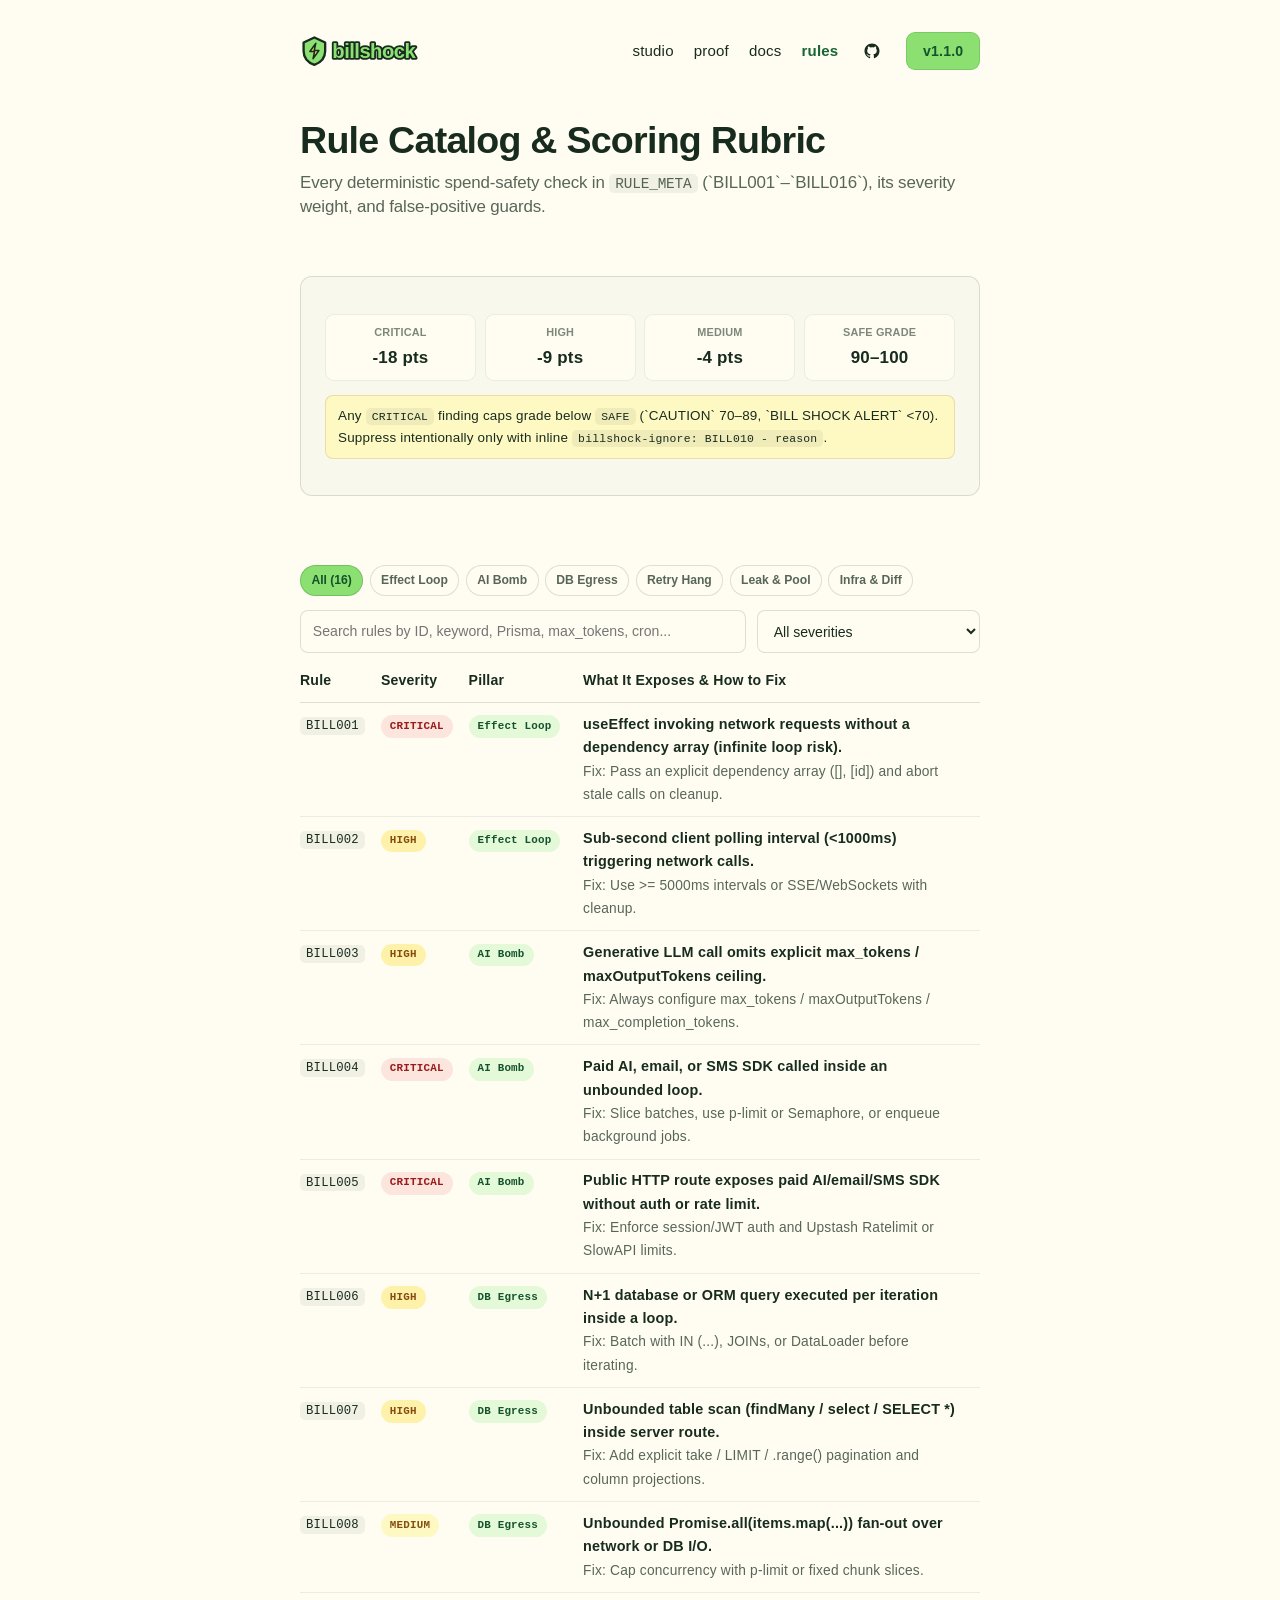
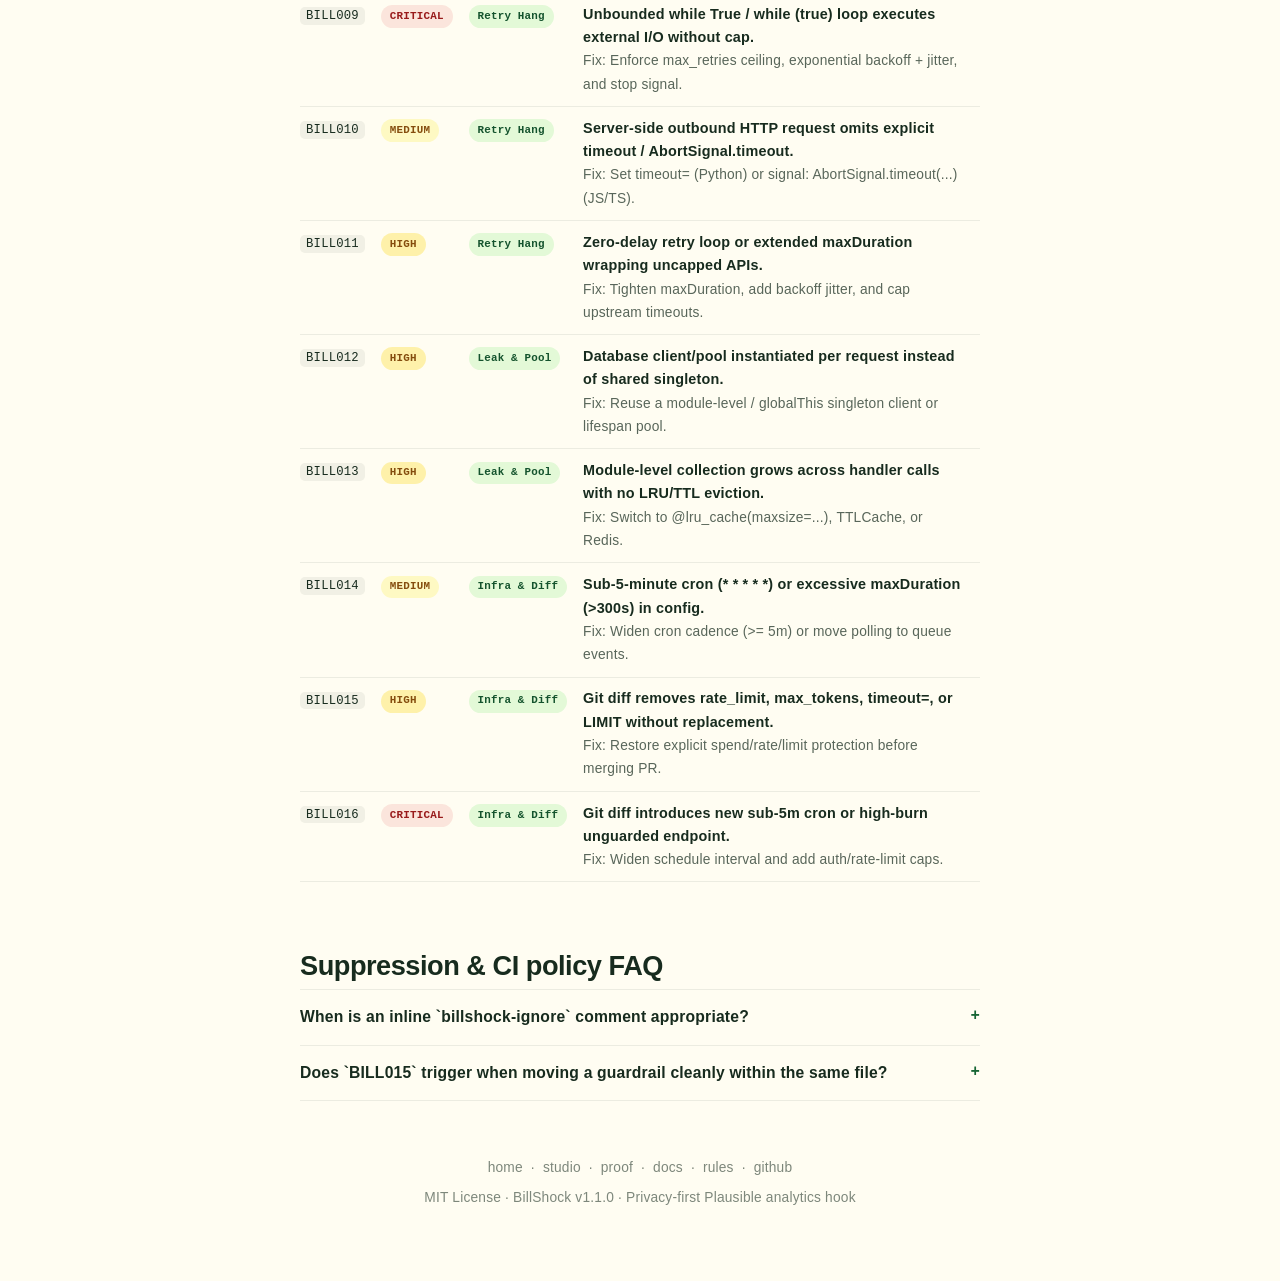
<file: website/rules.html>
<!doctype html>
<html lang="en">
  <head>
    <meta charset="utf-8" />
    <meta name="viewport" content="width=device-width, initial-scale=1.0" />
    <title>BillShock Rules — Complete BILL001–BILL016 Specification &amp; Scoring Rubric</title>
    <meta
      name="description"
      content="Browse all 16 BillShock spend-safety rules (BILL001–BILL016) across EFFECT_LOOP, AI_BOMB, DB_EGRESS, RETRY_HANG, LEAK_POOL, INFRA_CRON, and DIFF_REGRESSION."
    />
    <meta name="robots" content="index, follow" />
    <meta name="theme-color" content="#fffdf2" />
    <link rel="canonical" href="https://codesphere-u.github.io/billshock/rules.html" />
    <link rel="icon" type="image/svg+xml" href="./favicon.svg?v=1.1.0" />
    <meta property="og:type" content="website" />
    <meta property="og:title" content="BillShock Rules — BILL001–BILL016 Spend-Safety Reference" />
    <meta property="og:description" content="Deterministic rule severity weights, false-positive guards, and production fixes for BILL001–BILL016." />
    <meta property="og:image" content="https://codesphere-u.github.io/billshock/og-image.svg" />
    <meta name="twitter:card" content="summary_large_image" />
    <style>
      [hidden] { display: none !important; }
      .brand-wordmark-svg { height: 36px; width: 196px; display: block; }
    </style>
    <link rel="stylesheet" href="./styles.css?v=1.1.0" />
  </head>
  <body data-analytics="plausible">
    <div class="page-col">
      <header class="site-header">
        <a class="brand-link" href="./" aria-label="BillShock home">
          <svg class="brand-wordmark-svg" width="196" height="36" viewBox="0 0 218 40" fill="none" role="img" aria-label="billshock">
            <path d="M16 5L28 10.5V20C28 27.6 22.8 33 16 35.5C9.2 33 4 27.6 4 20V10.5L16 5Z" fill="#8ce071" stroke="#172b1e" stroke-width="2.6" stroke-linejoin="round" />
            <path d="M17.5 11.5L11 20.5H16.2L14.6 28.5L21 19.5H15.8L17.5 11.5Z" fill="#fde047" stroke="#172b1e" stroke-width="1.8" stroke-linejoin="round" />
            <text x="36" y="28" font-family="-apple-system, BlinkMacSystemFont, 'Segoe UI', Roboto, sans-serif" font-size="22.5" font-weight="800" letter-spacing="-0.6" fill="none" stroke="#172b1e" stroke-width="4" stroke-linejoin="round">billshock</text>
            <text x="36" y="28" font-family="-apple-system, BlinkMacSystemFont, 'Segoe UI', Roboto, sans-serif" font-size="22.5" font-weight="800" letter-spacing="-0.6" fill="#8ce071">billshock</text>
          </svg>
        </a>

        <nav class="header-nav" aria-label="Primary navigation">
          <a href="./studio.html">studio</a>
          <a href="./proof.html">proof</a>
          <a href="./docs.html">docs</a>
          <a class="active" href="./rules.html">rules</a>
          <a class="icon-link" href="https://github.com/codesphere-u/billshock" target="_blank" rel="noopener noreferrer" aria-label="GitHub">
            <svg width="18" height="18" viewBox="0 0 24 24" fill="currentColor" aria-hidden="true">
              <path d="M12 2C6.477 2 2 6.484 2 12.017c0 4.425 2.865 8.18 6.839 9.504.5.092.682-.217.682-.483 0-.237-.008-.868-.013-1.703-2.782.605-3.369-1.343-3.369-1.343-.454-1.158-1.11-1.466-1.11-1.466-.908-.62.069-.608.069-.608 1.003.07 1.53 1.032 1.53 1.032.892 1.53 2.341 1.088 2.91.832.092-.647.35-1.088.636-1.338-2.22-.253-4.555-1.113-4.555-4.951 0-1.093.39-1.988 1.029-2.688-.103-.253-.446-1.272.098-2.65 0 0 .84-.27 2.75 1.026A9.564 9.564 0 0112 6.844c.85.004 1.705.115 2.504.337 1.909-1.296 2.747-1.027 2.747-1.027.546 1.379.202 2.398.1 2.651.64.7 1.028 1.595 1.028 2.688 0 3.848-2.339 4.695-4.566 4.943.359.309.678.92.678 1.855 0 1.338-.012 2.419-.012 2.747 0 .268.18.58.688.482A10.019 10.019 0 0022 12.017C22 6.484 17.522 2 12 2z" />
            </svg>
          </a>
          <a class="nav-pill" href="https://github.com/codesphere-u/billshock/releases" target="_blank" rel="noopener noreferrer">v1.1.0</a>
        </nav>
      </header>

      <main>
        <section class="page-hero">
          <h1>Rule Catalog &amp; Scoring Rubric</h1>
          <p class="hero-sub">Every deterministic spend-safety check in <code>RULE_META</code> (`BILL001`–`BILL016`), its severity weight, and false-positive guards.</p>
        </section>

        <section class="handy-card" aria-label="Scoring formula summary">
          <div class="score-row">
            <div class="score-cell"><span>Critical</span><strong>-18 pts</strong></div>
            <div class="score-cell"><span>High</span><strong>-9 pts</strong></div>
            <div class="score-cell"><span>Medium</span><strong>-4 pts</strong></div>
            <div class="score-cell"><span>Safe Grade</span><strong>90–100</strong></div>
          </div>
          <p class="diag-note">Any <code>CRITICAL</code> finding caps grade below <code>SAFE</code> (`CAUTION` 70–89, `BILL SHOCK ALERT` &lt;70). Suppress intentionally only with inline <code>billshock-ignore: BILL010 - reason</code>.</p>
        </section>

        <section aria-label="Filter rules">
          <div class="preset-pills" id="rule-pillar-chips">
            <button type="button" class="chip-btn active" data-pillar="all">All (16)</button>
            <button type="button" class="chip-btn" data-pillar="EFFECT_LOOP">Effect Loop</button>
            <button type="button" class="chip-btn" data-pillar="AI_BOMB">AI Bomb</button>
            <button type="button" class="chip-btn" data-pillar="DB_EGRESS">DB Egress</button>
            <button type="button" class="chip-btn" data-pillar="RETRY_HANG">Retry Hang</button>
            <button type="button" class="chip-btn" data-pillar="LEAK_POOL">Leak &amp; Pool</button>
            <button type="button" class="chip-btn" data-pillar="INFRA_CRON_DIFF">Infra &amp; Diff</button>
          </div>

          <div class="rules-filter">
            <input class="input" id="rule-search" type="search" placeholder="Search rules by ID, keyword, Prisma, max_tokens, cron..." aria-label="Search BillShock rules" />
            <select class="select" id="rule-sev-filter" aria-label="Filter by severity">
              <option value="all">All severities</option>
              <option value="critical">CRITICAL only</option>
              <option value="high">HIGH only</option>
              <option value="medium">MEDIUM only</option>
            </select>
          </div>

          <div class="doc-table-wrap">
            <table class="doc-table">
              <thead>
                <tr>
                  <th>Rule</th>
                  <th>Severity</th>
                  <th>Pillar</th>
                  <th>What It Exposes &amp; How to Fix</th>
                </tr>
              </thead>
              <tbody id="rules-tbody"></tbody>
            </table>
          </div>
        </section>

        <section aria-label="Rules FAQ">
          <h2 class="sec-title">Suppression &amp; CI policy FAQ</h2>
          <div class="faq-stack">
            <details class="faq-item">
              <summary>When is an inline `billshock-ignore` comment appropriate?</summary>
              <p>Only when an external transport or gateway enforces limits out of band (for example, a Unix domain socket deadline or internal VPC-only admin job). Prefer fixing the missing <code>max_tokens</code>, dependency array, or pagination cap first.</p>
            </details>
            <details class="faq-item">
              <summary>Does `BILL015` trigger when moving a guardrail cleanly within the same file?</summary>
              <p>No. <code>BILL015</code> counts removed vs added guardrails across the diff of a file and only triggers when net protection decreases without replacement.</p>
            </details>
          </div>
        </section>
      </main>

      <footer class="site-footer">
        <div class="footer-links">
          <a href="./">home</a> ·
          <a href="./studio.html">studio</a> ·
          <a href="./proof.html">proof</a> ·
          <a href="./docs.html">docs</a> ·
          <a href="./rules.html">rules</a> ·
          <a href="https://github.com/codesphere-u/billshock" target="_blank" rel="noopener noreferrer">github</a>
        </div>
        <div>MIT License · BillShock v1.1.0 · Privacy-first Plausible analytics hook</div>
      </footer>
    </div>

    <div class="toast" id="toast" role="status" aria-live="polite">Copied to clipboard</div>
    <script src="./app.js?v=1.1.0"></script>
  </body>
</html>
</file>
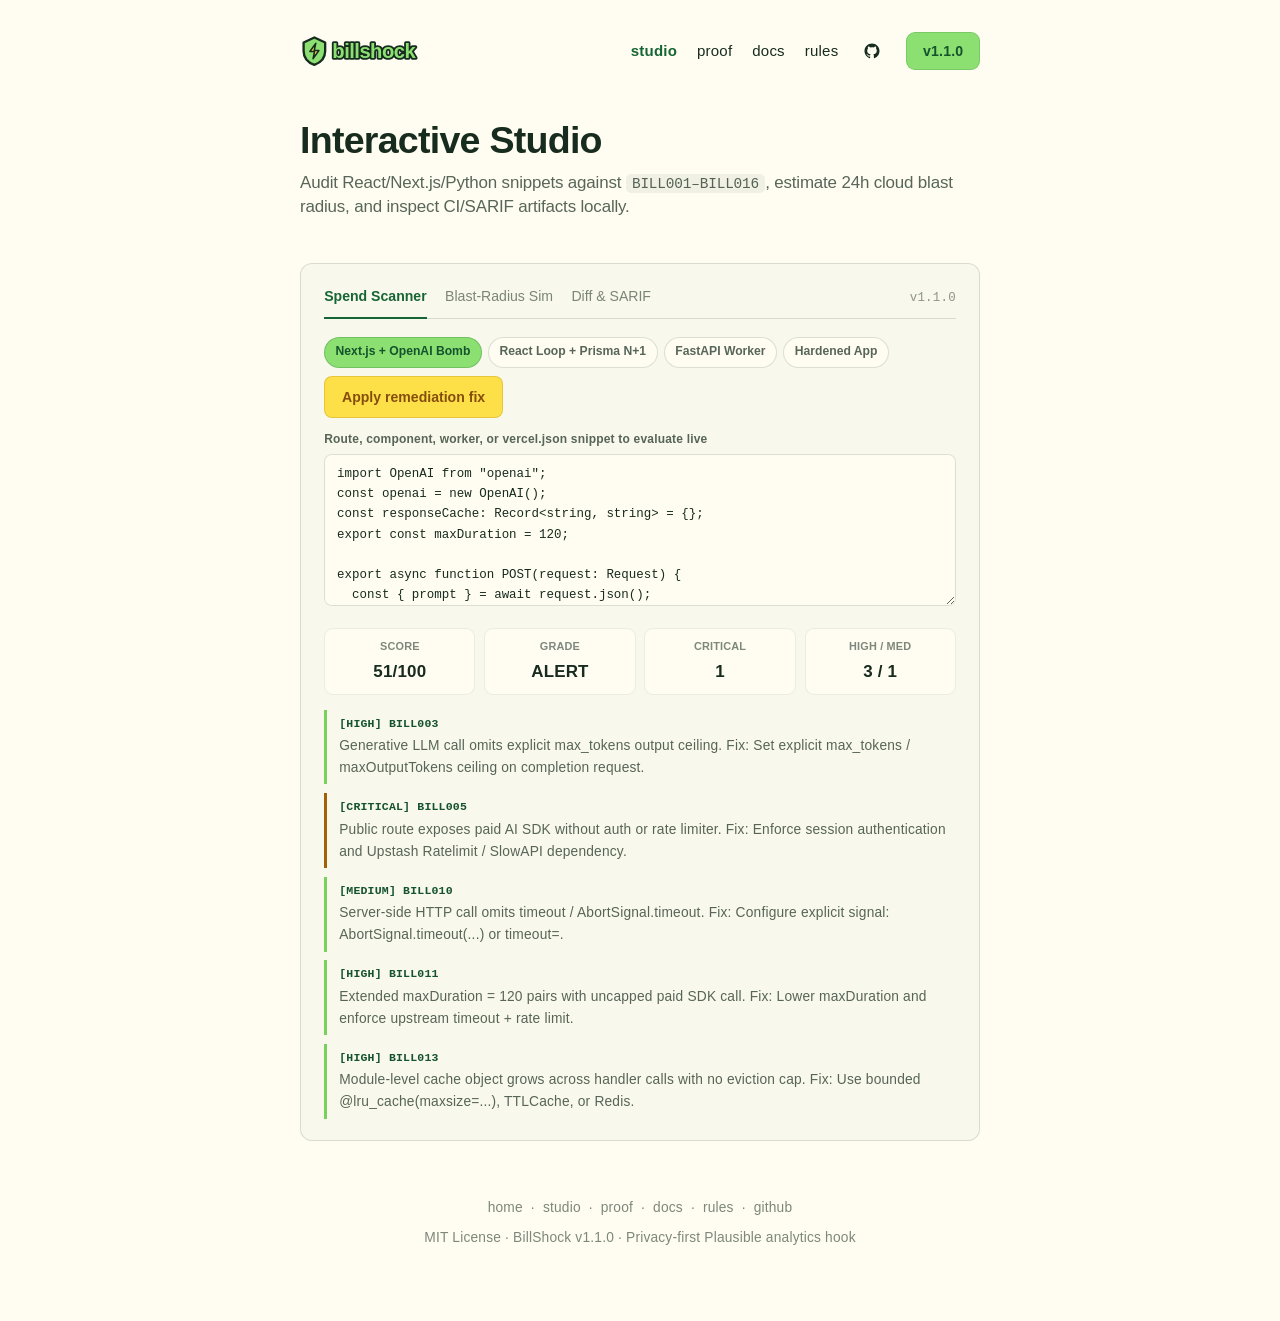
<file: website/studio.html>
<!doctype html>
<html lang="en">
  <head>
    <meta charset="utf-8" />
    <meta name="viewport" content="width=device-width, initial-scale=1.0" />
    <title>BillShock Studio — Live Spend Scanner, Blast-Radius Simulator &amp; SARIF Inspector</title>
    <meta
      name="description"
      content="Test BillShock BILL001–BILL016 rules live in-browser, estimate 24h runaway cloud burn, and inspect SARIF 2.1.0 and git diff outputs."
    />
    <meta name="robots" content="index, follow" />
    <meta name="theme-color" content="#fffdf2" />
    <link rel="canonical" href="https://codesphere-u.github.io/billshock/studio.html" />
    <link rel="icon" type="image/svg+xml" href="./favicon.svg?v=1.1.0" />
    <meta property="og:type" content="website" />
    <meta property="og:title" content="BillShock Interactive Studio — Live Scanner &amp; Blast-Radius Simulator" />
    <meta property="og:description" content="Audit React/Next.js/Python snippets in browser across BILL001–BILL016, simulate overnight burn, and preview SARIF 2.1.0 output." />
    <meta property="og:image" content="https://codesphere-u.github.io/billshock/og-image.svg" />
    <meta name="twitter:card" content="summary_large_image" />
    <style>
      [hidden] { display: none !important; }
      .brand-wordmark-svg { height: 36px; width: 196px; display: block; }
    </style>
    <link rel="stylesheet" href="./styles.css?v=1.1.0" />
  </head>
  <body data-analytics="plausible">
    <div class="page-col">
      <header class="site-header">
        <a class="brand-link" href="./" aria-label="BillShock home">
          <svg class="brand-wordmark-svg" width="196" height="36" viewBox="0 0 218 40" fill="none" role="img" aria-label="billshock">
            <path d="M16 5L28 10.5V20C28 27.6 22.8 33 16 35.5C9.2 33 4 27.6 4 20V10.5L16 5Z" fill="#8ce071" stroke="#172b1e" stroke-width="2.6" stroke-linejoin="round" />
            <path d="M17.5 11.5L11 20.5H16.2L14.6 28.5L21 19.5H15.8L17.5 11.5Z" fill="#fde047" stroke="#172b1e" stroke-width="1.8" stroke-linejoin="round" />
            <text x="36" y="28" font-family="-apple-system, BlinkMacSystemFont, 'Segoe UI', Roboto, sans-serif" font-size="22.5" font-weight="800" letter-spacing="-0.6" fill="none" stroke="#172b1e" stroke-width="4" stroke-linejoin="round">billshock</text>
            <text x="36" y="28" font-family="-apple-system, BlinkMacSystemFont, 'Segoe UI', Roboto, sans-serif" font-size="22.5" font-weight="800" letter-spacing="-0.6" fill="#8ce071">billshock</text>
          </svg>
        </a>

        <nav class="header-nav" aria-label="Primary navigation">
          <a class="active" href="./studio.html">studio</a>
          <a href="./proof.html">proof</a>
          <a href="./docs.html">docs</a>
          <a href="./rules.html">rules</a>
          <a class="icon-link" href="https://github.com/codesphere-u/billshock" target="_blank" rel="noopener noreferrer" aria-label="GitHub">
            <svg width="18" height="18" viewBox="0 0 24 24" fill="currentColor" aria-hidden="true">
              <path d="M12 2C6.477 2 2 6.484 2 12.017c0 4.425 2.865 8.18 6.839 9.504.5.092.682-.217.682-.483 0-.237-.008-.868-.013-1.703-2.782.605-3.369-1.343-3.369-1.343-.454-1.158-1.11-1.466-1.11-1.466-.908-.62.069-.608.069-.608 1.003.07 1.53 1.032 1.53 1.032.892 1.53 2.341 1.088 2.91.832.092-.647.35-1.088.636-1.338-2.22-.253-4.555-1.113-4.555-4.951 0-1.093.39-1.988 1.029-2.688-.103-.253-.446-1.272.098-2.65 0 0 .84-.27 2.75 1.026A9.564 9.564 0 0112 6.844c.85.004 1.705.115 2.504.337 1.909-1.296 2.747-1.027 2.747-1.027.546 1.379.202 2.398.1 2.651.64.7 1.028 1.595 1.028 2.688 0 3.848-2.339 4.695-4.566 4.943.359.309.678.92.678 1.855 0 1.338-.012 2.419-.012 2.747 0 .268.18.58.688.482A10.019 10.019 0 0022 12.017C22 6.484 17.522 2 12 2z" />
            </svg>
          </a>
          <a class="nav-pill" href="https://github.com/codesphere-u/billshock/releases" target="_blank" rel="noopener noreferrer">v1.1.0</a>
        </nav>
      </header>

      <main>
        <section class="page-hero">
          <h1>Interactive Studio</h1>
          <p class="hero-sub">Audit React/Next.js/Python snippets against <code>BILL001–BILL016</code>, estimate 24h cloud blast radius, and inspect CI/SARIF artifacts locally.</p>
        </section>

        <section class="studio-frame" aria-label="BillShock interactive workbench">
          <div class="handy-tabs-bar">
            <div class="handy-tabs" role="tablist">
              <button type="button" class="handy-tab active" data-tab="scanner" aria-selected="true">Spend Scanner</button>
              <button type="button" class="handy-tab" data-tab="blast" aria-selected="false">Blast-Radius Sim</button>
              <button type="button" class="handy-tab" data-tab="artifacts" aria-selected="false">Diff &amp; SARIF</button>
            </div>
            <span class="version-tag">v1.1.0</span>
          </div>

          <!-- Tab 1: Live Spend Scanner -->
          <div class="studio-panel active" id="panel-scanner">
            <div class="toolbar-between" style="margin-bottom:0.75rem;">
              <div class="preset-pills" id="scanner-presets">
                <button type="button" class="chip-btn active" data-preset="nextjs_ai">Next.js + OpenAI Bomb</button>
                <button type="button" class="chip-btn" data-preset="react_prisma">React Loop + Prisma N+1</button>
                <button type="button" class="chip-btn" data-preset="python_worker">FastAPI Worker</button>
                <button type="button" class="chip-btn" data-preset="hardened">Hardened App</button>
              </div>
              <button type="button" class="handy-pill-btn gold" id="apply-remediation-btn">Apply remediation fix</button>
            </div>

            <div class="field">
              <label for="scanner-code">Route, component, worker, or vercel.json snippet to evaluate live</label>
              <textarea id="scanner-code" class="textarea" spellcheck="false"></textarea>
            </div>

            <div class="score-row">
              <div class="score-cell"><span>Score</span><strong id="sc-score">0/100</strong></div>
              <div class="score-cell"><span>Grade</span><strong id="sc-grade">ALERT</strong></div>
              <div class="score-cell"><span>Critical</span><strong id="sc-crit">0</strong></div>
              <div class="score-cell"><span>High / Med</span><strong id="sc-hm">0 / 0</strong></div>
            </div>

            <div class="rw-list" id="scanner-findings"></div>
          </div>

          <!-- Tab 2: Cloud Blast-Radius Simulator -->
          <div class="studio-panel" id="panel-blast" hidden>
            <div class="form-row-2">
              <div class="field">
                <label for="blast-scenario">Runaway cost failure mode</label>
                <select id="blast-scenario" class="select">
                  <option value="effect_storm">BILL001 — React useEffect infinite fetch loop</option>
                  <option value="ai_bomb" selected>BILL003/005 — Public uncapped LLM endpoint</option>
                  <option value="db_egress">BILL006/007 — Unbounded DB scan + N+1 loop</option>
                  <option value="cron_burn">BILL014 — * * * * * every-minute cloud cron</option>
                </select>
              </div>
              <div class="field">
                <label for="blast-scale">Traffic / execution intensity</label>
                <select id="blast-scale" class="select">
                  <option value="low">Quiet staging (25 requests / min)</option>
                  <option value="medium" selected>Normal launch traffic (200 requests / min)</option>
                  <option value="spike">Unthrottled bot / retry storm (1,500 requests / min)</option>
                </select>
              </div>
            </div>

            <div class="toolbar-between" style="margin-bottom:0.65rem;">
              <span class="eyebrow-label" style="margin:0;">Estimated 24-hour impact vs hardened ceiling</span>
              <div class="handy-btn-row" style="margin:0;">
                <button type="button" class="handy-pill-btn" id="run-blast-btn">Simulate 24h burn</button>
                <button type="button" class="action-mini" id="copy-blast-btn">Copy report</button>
              </div>
            </div>

            <div class="score-row">
              <div class="score-cell"><span>Unchecked 24h</span><strong id="bl-unchecked">$4,320</strong></div>
              <div class="score-cell"><span>Hardened 24h</span><strong id="bl-hardened">$14</strong></div>
              <div class="score-cell"><span>Rule Blocked</span><strong id="bl-rule">BILL003/005</strong></div>
              <div class="score-cell"><span>Savings</span><strong id="bl-saved">99.7%</strong></div>
            </div>

            <pre class="code-block" id="blast-pre"></pre>
          </div>

          <!-- Tab 3: Diff & SARIF Artifacts -->
          <div class="studio-panel" id="panel-artifacts" hidden>
            <div class="toolbar-between" style="margin-bottom:0.75rem;">
              <div class="preset-pills" id="artifact-tabs">
                <button type="button" class="chip-btn active" data-art="diff">--diff HEAD (BILL015)</button>
                <button type="button" class="chip-btn" data-art="sarif">billshock.sarif (2.1.0)</button>
                <button type="button" class="chip-btn" data-art="baseline">.billshock-baseline.json</button>
                <button type="button" class="chip-btn" data-art="action">action.yml Summary</button>
              </div>
              <button type="button" class="action-mini" id="copy-artifact-btn">Copy artifact</button>
            </div>
            <p class="diag-note" id="artifact-note">CI blocks pull requests whenever rate limits, token ceilings, LIMITs, or HTTP timeouts are stripped without replacement.</p>
            <pre class="code-block" id="artifact-pre"></pre>
          </div>
        </section>
      </main>

      <footer class="site-footer">
        <div class="footer-links">
          <a href="./">home</a> ·
          <a href="./studio.html">studio</a> ·
          <a href="./proof.html">proof</a> ·
          <a href="./docs.html">docs</a> ·
          <a href="./rules.html">rules</a> ·
          <a href="https://github.com/codesphere-u/billshock" target="_blank" rel="noopener noreferrer">github</a>
        </div>
        <div>MIT License · BillShock v1.1.0 · Privacy-first Plausible analytics hook</div>
      </footer>
    </div>

    <script type="application/json" id="billshock-studio-presets">
      {
        "nextjs_ai": {
          "bad": "import OpenAI from \"openai\";\nconst openai = new OpenAI();\nconst responseCache: Record<string, string> = {};\nexport const maxDuration = 120;\n\nexport async function POST(request: Request) {\n  const { prompt } = await request.json();\n  const upstream = await fetch(\"https://upstream.example.com/ctx\");\n  const completion = await openai.chat.completions.create({\n    model: \"gpt-4o\",\n    messages: [{ role: \"user\", content: prompt }]\n  });\n  responseCache[prompt] = completion.choices[0]?.message?.content ?? \"\";\n  return Response.json(completion);\n}",
          "fixed": "import { Ratelimit } from \"@upstash/ratelimit\";\nimport { Redis } from \"@upstash/redis\";\nimport OpenAI from \"openai\";\n\nconst openai = new OpenAI();\nconst ratelimit = new Ratelimit({ redis: Redis.fromEnv(), limiter: Ratelimit.slidingWindow(10, \"1 m\") });\nexport const maxDuration = 30;\n\nexport async function POST(request: Request) {\n  const ip = request.headers.get(\"x-forwarded-for\") ?? \"anon\";\n  const { success } = await ratelimit.limit(ip);\n  if (!success) return Response.json({ error: \"rate limited\" }, { status: 429 });\n  const { prompt } = await request.json();\n  const upstream = await fetch(\"https://upstream.example.com/ctx\", { signal: AbortSignal.timeout(4000) });\n  const completion = await openai.chat.completions.create({\n    model: \"gpt-4o-mini\",\n    max_tokens: 512,\n    messages: [{ role: \"user\", content: prompt }]\n  });\n  return Response.json({ ok: upstream.ok, completion });\n}"
        },
        "react_prisma": {
          "bad": "import { useEffect } from \"react\";\nimport { PrismaClient } from \"@prisma/client\";\n\nexport function Dashboard() {\n  useEffect(() => {\n    fetch(\"/api/stats\");\n  });\n  setInterval(() => fetch(\"/api/ping\"), 250);\n  return <main />;\n}\n\nexport async function GET() {\n  const prisma = new PrismaClient();\n  const orders = await prisma.order.findMany({});\n  for (const item of orders) {\n    await prisma.user.findUnique({ where: { id: item.userId } });\n  }\n  return Response.json({ orders });\n}",
          "fixed": "import { useEffect } from \"react\";\nimport { PrismaClient } from \"@prisma/client\";\n\nconst globalForPrisma = globalThis as unknown as { prisma?: PrismaClient };\nconst prisma = globalForPrisma.prisma ?? new PrismaClient();\n\nexport function Dashboard() {\n  useEffect(() => {\n    const ac = new AbortController();\n    fetch(\"/api/stats\", { signal: ac.signal });\n    return () => ac.abort();\n  }, []);\n  return <main />;\n}\n\nexport async function GET() {\n  const orders = await prisma.order.findMany({ take: 50, select: { id: true, userId: true } });\n  const users = await prisma.user.findMany({ where: { id: { in: orders.map((o) => o.userId) } }, take: 50 });\n  return Response.json({ orders, users });\n}"
        },
        "python_worker": {
          "bad": "import openai\nimport requests\nfrom fastapi import APIRouter\n\nrouter = APIRouter()\n\n@router.post(\"/run-batch\")\ndef run_batch(prompts: list[str]):\n    results = []\n    for p in prompts:\n        results.append(openai.chat.completions.create(model=\"gpt-4o\", messages=[{\"role\": \"user\", \"content\": p}]))\n    while True:\n        requests.get(\"https://metrics.example.com/ping\")\n        break\n    return results",
          "fixed": "from fastapi import APIRouter, Depends\nimport httpx\nimport openai\n\nrouter = APIRouter()\nMAX_RETRIES = 3\n\n@router.post(\"/run-batch\")\ndef run_batch(prompts: list[str], user=Depends(require_auth), _limit=Depends(rate_limiter)):\n    bounded = prompts[:10]\n    res = httpx.get(\"https://metrics.example.com/ping\", timeout=3.0)\n    return [\n        openai.chat.completions.create(\n            model=\"gpt-4o-mini\",\n            max_tokens=256,\n            messages=[{\"role\": \"user\", \"content\": p}],\n        )\n        for p in bounded\n    ], res.status_code"
        },
        "hardened": {
          "bad": "import { Ratelimit } from \"@upstash/ratelimit\";\nimport OpenAI from \"openai\";\nimport { PrismaClient } from \"@prisma/client\";\n\nconst globalForPrisma = globalThis as unknown as { prisma?: PrismaClient };\nexport const prisma = globalForPrisma.prisma ?? new PrismaClient();\nconst openai = new OpenAI();\nconst ratelimit = new Ratelimit({ limiter: Ratelimit.slidingWindow(20, \"1 m\") });\n\nexport async function POST(req: Request) {\n  const { success } = await ratelimit.limit(req.headers.get(\"x-forwarded-for\") ?? \"anon\");\n  if (!success) return Response.json({ error: \"throttled\" }, { status: 429 });\n  const rows = await prisma.order.findMany({ take: 25 });\n  const out = await openai.chat.completions.create({\n    model: \"gpt-4o-mini\",\n    max_tokens: 400,\n    messages: [{ role: \"user\", content: String(rows.length) }]\n  });\n  return Response.json({ out });\n}",
          "fixed": "import { Ratelimit } from \"@upstash/ratelimit\";\nimport OpenAI from \"openai\";\nimport { PrismaClient } from \"@prisma/client\";\n\nconst globalForPrisma = globalThis as unknown as { prisma?: PrismaClient };\nexport const prisma = globalForPrisma.prisma ?? new PrismaClient();\nconst openai = new OpenAI();\nconst ratelimit = new Ratelimit({ limiter: Ratelimit.slidingWindow(20, \"1 m\") });\n\nexport async function POST(req: Request) {\n  const { success } = await ratelimit.limit(req.headers.get(\"x-forwarded-for\") ?? \"anon\");\n  if (!success) return Response.json({ error: \"throttled\" }, { status: 429 });\n  const rows = await prisma.order.findMany({ take: 25 });\n  const out = await openai.chat.completions.create({\n    model: \"gpt-4o-mini\",\n    max_tokens: 400,\n    messages: [{ role: \"user\", content: String(rows.length) }]\n  });\n  return Response.json({ out });\n}"
        }
      }
    </script>

    <div class="toast" id="toast" role="status" aria-live="polite">Copied to clipboard</div>
    <script src="./app.js?v=1.1.0"></script>
  </body>
</html>
</file>
<file: website/styles.css>
/* BillShock — Handy-Inspired Warm Editorial Light Theme (Spend-Shield Spring Green & Volt Meter Gold) */
:root {
  --bg: #fffdf2;
  --bg-elevated: #f6f4e6;
  --bg-card: #fbf9ee;
  --text: #172b1e;
  --text-70: rgba(23, 43, 30, 0.72);
  --text-55: rgba(23, 43, 30, 0.56);
  --text-45: rgba(23, 43, 30, 0.48);
  --rule: rgba(23, 43, 30, 0.14);
  --rule-soft: rgba(23, 43, 30, 0.08);
  --tint-2: rgba(23, 43, 30, 0.024);
  --tint-4: rgba(23, 43, 30, 0.042);
  --tint-5: rgba(23, 43, 30, 0.058);
  --tint-8: rgba(23, 43, 30, 0.095);

  /* Primary Accent: Spend-Shield Spring Green */
  --accent: #8ce071;
  --accent-hover: #78d15c;
  --accent-light: #e3f9d7;
  --accent-50: rgba(140, 224, 113, 0.45);
  --accent-dark: #14532d;
  --accent-rail: #166534;

  /* Secondary Accent: Volt Meter Gold */
  --gold: #fde047;
  --gold-hover: #facc15;
  --gold-light: #fef9c3;
  --gold-50: rgba(253, 224, 71, 0.48);
  --gold-dark: #854d0e;
  --gold-strong: #a16207;

  --pass-bg: rgba(140, 224, 113, 0.25);
  --pass-ink: #14532d;
  --warn-bg: rgba(253, 224, 71, 0.42);
  --warn-ink: #854d0e;
  --bad-bg: rgba(220, 38, 38, 0.11);
  --bad-ink: #991b1b;

  --syn-cmd: #166534;
  --syn-arg: #854d0e;
  --syn-str: #172b1e;

  --white: #ffffff;
  --radius-xl: 14px;
  --radius-lg: 10px;
  --radius-md: 8px;

  --font-sans: -apple-system, BlinkMacSystemFont, "Segoe UI", Roboto, Oxygen, Ubuntu, Cantarell, sans-serif;
  --font-mono: ui-monospace, SFMono-Regular, Menlo, Monaco, Consolas, monospace;
}

*,
*::before,
*::after {
  box-sizing: border-box;
}

html {
  max-width: 100%;
  overflow-x: clip;
  scroll-behavior: smooth;
}

body {
  margin: 0;
  background: var(--bg);
  color: var(--text);
  font-family: var(--font-sans);
  font-size: 1rem;
  font-weight: 400;
  line-height: 1.62;
  letter-spacing: 0.012rem;
  -webkit-font-smoothing: antialiased;
  overflow-x: clip;
}

a {
  color: inherit;
  text-decoration: none;
}

[hidden] {
  display: none !important;
}

button,
input,
select,
textarea {
  font: inherit;
  color: inherit;
}

code {
  font-family: var(--font-mono);
  font-size: 0.85em;
  background: var(--tint-5);
  padding: 0.12rem 0.38rem;
  border-radius: 5px;
}

:focus-visible {
  outline: 2px solid var(--accent-rail);
  outline-offset: 2px;
}

/* Containers: 680px editorial column vs 940px docs layout */
.page-col {
  width: min(680px, 100% - 2rem);
  margin-inline: auto;
  display: flex;
  flex-direction: column;
  gap: 2.75rem;
  padding-bottom: 4.5rem;
}

.page-col.page-col-docs {
  width: min(940px, 100% - 2rem);
  gap: 2.25rem;
}

.page-col > main {
  display: flex;
  flex-direction: column;
  gap: 2.75rem;
  min-width: 0;
  width: 100%;
}

.page-col.page-col-docs > main {
  gap: 2rem;
}

.page-col > main > * {
  min-width: 0;
  max-width: 100%;
}

.hairline {
  width: 100%;
  height: 1px;
  background: var(--rule);
  border: 0;
  margin: 0;
}

/* Header & Outlined Wordmark */
.site-header {
  width: 100%;
  display: flex;
  align-items: center;
  justify-content: space-between;
  gap: 1rem;
  padding-top: 2rem;
}

.brand-link {
  display: inline-flex;
  align-items: center;
  gap: 0.5rem;
  white-space: nowrap;
  flex-shrink: 0;
}

.brand-wordmark-svg {
  height: 36px;
  width: 196px;
  display: block;
}

.header-nav {
  display: flex;
  align-items: center;
  gap: 1.25rem;
  font-size: 0.94rem;
  font-weight: 500;
  color: var(--text);
}

.header-nav a:not(.nav-pill):hover {
  color: var(--accent-rail);
}

.header-nav a.active {
  color: var(--accent-rail);
  font-weight: 700;
}

.icon-link {
  display: inline-flex;
  align-items: center;
  justify-content: center;
  width: 28px;
  height: 28px;
  border-radius: 999px;
  color: var(--text);
}

.icon-link:hover {
  background: var(--gold-light);
  color: var(--gold-dark);
}

.nav-pill {
  background: var(--accent);
  color: var(--accent-dark);
  padding: 0.42rem 0.98rem;
  border-radius: 9px;
  font-size: 0.88rem;
  font-weight: 700;
  transition: background 0.15s ease;
  white-space: nowrap;
  border: 1px solid rgba(20, 83, 45, 0.16);
}

.nav-pill:hover {
  background: var(--accent-hover);
}

/* Hero Duo & Subpage Hero */
.hero-duo {
  display: flex;
  align-items: center;
  gap: 1.85rem;
  padding-top: 0.45rem;
}

.mascot-wrap {
  flex: 0 0 136px;
  width: 136px;
  height: 136px;
}

.mascot-wrap svg {
  width: 100%;
  height: 100%;
  display: block;
}

.hero-copy {
  min-width: 0;
  flex: 1 1 auto;
}

.hero-copy h1 {
  margin: 0 0 0.45rem;
  font-size: 2.35rem;
  font-weight: 700;
  line-height: 1.14;
  letter-spacing: -0.025em;
  color: var(--text);
}

.hero-sub {
  margin: 0;
  font-size: 1.2rem;
  font-weight: 500;
  line-height: 1.42;
  letter-spacing: -0.01em;
  color: var(--text-70);
}

.page-hero {
  display: flex;
  flex-direction: column;
  gap: 0.45rem;
  padding-top: 0.25rem;
}

.page-hero h1 {
  margin: 0;
  font-size: 2.35rem;
  font-weight: 600;
  line-height: 1.2;
  letter-spacing: -0.02em;
  color: var(--text);
}

.page-hero .hero-sub {
  font-size: 1.06rem;
}

/* Split CTA + Floating White Popover */
.cta-area {
  position: relative;
  display: flex;
  flex-direction: column;
  align-items: center;
  gap: 0.72rem;
}

.split-btn-group {
  display: inline-flex;
  align-items: stretch;
  max-width: 100%;
  border-radius: 10px;
}

.split-main {
  border: 1px solid rgba(20, 83, 45, 0.2);
  border-right: 0;
  background: var(--accent);
  color: var(--accent-dark);
  padding: 0.72rem 1.55rem;
  border-radius: 10px 0 0 10px;
  cursor: pointer;
  text-align: center;
  transition: background 0.15s ease;
}

.split-main:hover,
.split-caret:hover {
  background: var(--accent-hover);
}

.split-main strong {
  display: block;
  font-size: 1.04rem;
  font-weight: 700;
  line-height: 1.2;
}

.split-main span {
  display: block;
  font-size: 0.74rem;
  font-weight: 600;
  opacity: 0.85;
  margin-top: 0.16rem;
}

.split-caret {
  border: 1px solid rgba(20, 83, 45, 0.2);
  border-left: 1px solid rgba(20, 83, 45, 0.24);
  background: var(--accent);
  color: var(--accent-dark);
  padding: 0 0.92rem;
  border-radius: 0 10px 10px 0;
  cursor: pointer;
  display: inline-flex;
  align-items: center;
  transition: background 0.15s ease;
}

.cmd-caption {
  font-family: var(--font-mono);
  font-size: 0.77rem;
  color: var(--text-70);
  background: var(--tint-4);
  border: 1px solid var(--rule-soft);
  padding: 0.36rem 0.75rem;
  border-radius: 8px;
  max-width: 100%;
  overflow-wrap: anywhere;
  text-align: center;
}

.cta-popover {
  display: none;
  position: absolute;
  top: calc(100% - 1.5rem);
  left: 50%;
  transform: translateX(-50%);
  width: min(390px, calc(100vw - 2rem));
  z-index: 30;
  background: var(--white);
  border: 1px solid var(--rule);
  border-radius: 12px;
  padding: 0.85rem;
  box-shadow: 0 12px 28px rgba(23, 43, 30, 0.12);
}

.cta-popover.open {
  display: block;
}

.pop-tabs {
  display: flex;
  gap: 0.35rem;
  border-bottom: 1px solid var(--rule-soft);
  padding-bottom: 0.5rem;
  margin-bottom: 0.7rem;
  flex-wrap: wrap;
}

.pop-tab {
  border: none;
  background: transparent;
  padding: 0.25rem 0.5rem;
  font-size: 0.78rem;
  font-weight: 600;
  color: var(--text-55);
  cursor: pointer;
  border-bottom: 2px solid transparent;
}

.pop-tab.active {
  color: var(--accent-rail);
  border-bottom-color: var(--accent-rail);
}

.pop-cmd {
  display: flex;
  align-items: center;
  justify-content: space-between;
  gap: 0.5rem;
  background: var(--tint-4);
  border: 1px solid var(--rule-soft);
  border-radius: 8px;
  padding: 0.55rem 0.65rem;
  font-family: var(--font-mono);
  font-size: 0.75rem;
}

.pop-cmd code {
  overflow-wrap: anywhere;
  white-space: pre-wrap;
  background: transparent;
  padding: 0;
}

/* Handy Surface Card & Underline Tabs */
.handy-card {
  border: 1px solid var(--rule);
  border-radius: 12px;
  padding: 1.4rem 1.5rem;
  background: var(--tint-2);
  margin: 0.85rem 0 1.6rem;
  width: 100%;
  min-width: 0;
}

.handy-tabs-bar {
  display: flex;
  align-items: center;
  justify-content: space-between;
  gap: 0.75rem;
  border-bottom: 1px solid var(--rule);
  margin-bottom: 1.1rem;
  flex-wrap: wrap;
}

.handy-tabs {
  display: flex;
  flex-wrap: wrap;
  gap: 1.15rem;
}

.handy-tab {
  border: none;
  background: transparent;
  padding: 0 0 0.58rem;
  margin-bottom: -1px;
  font-size: 0.88rem;
  font-weight: 500;
  color: var(--text-55);
  border-bottom: 2px solid transparent;
  cursor: pointer;
  transition: color 0.15s ease, border-color 0.15s ease;
}

.handy-tab:hover {
  color: var(--text);
}

.handy-tab.active {
  color: var(--accent-rail);
  border-bottom-color: var(--accent-rail);
  font-weight: 600;
}

.version-tag {
  font-size: 0.78rem;
  font-weight: 500;
  color: var(--text-45);
  font-family: var(--font-mono);
  padding-bottom: 0.5rem;
}

.eyebrow-label {
  font-size: 0.72rem;
  font-weight: 600;
  text-transform: uppercase;
  letter-spacing: 0.06em;
  color: var(--text-55);
  margin: 0 0 0.55rem;
}

.handy-btn-row {
  display: flex;
  flex-wrap: wrap;
  gap: 0.65rem;
  margin-bottom: 1rem;
}

.handy-pill-btn {
  display: inline-flex;
  align-items: center;
  gap: 0.45rem;
  background: var(--accent);
  color: var(--accent-dark);
  padding: 0.52rem 1.05rem;
  border-radius: 8px;
  font-size: 0.88rem;
  font-weight: 600;
  border: 1px solid rgba(20, 83, 45, 0.16);
  cursor: pointer;
  transition: background 0.15s ease;
}

.handy-pill-btn:hover {
  background: var(--accent-hover);
}

.handy-pill-btn.gold {
  background: var(--gold);
  color: var(--gold-dark);
  border-color: rgba(133, 77, 14, 0.18);
}

.handy-pill-btn.gold:hover {
  background: var(--gold-hover);
}

.handy-pill-btn span {
  opacity: 0.78;
  font-weight: 500;
  font-family: var(--font-mono);
  font-size: 0.8em;
}

/* Handy Codeblock with Right-Aligned Copy Icon */
.doc-codeblock {
  display: flex;
  align-items: flex-start;
  justify-content: space-between;
  gap: 0.75rem;
  background: var(--tint-4);
  border: 1px solid var(--rule-soft);
  border-radius: 8px;
  padding: 0.72rem 0.9rem;
  margin: 0.75rem 0 1.2rem;
  width: 100%;
  min-width: 0;
  max-width: 100%;
  overflow-x: auto;
}

.doc-codeblock pre {
  margin: 0;
  font-family: var(--font-mono);
  font-size: 0.83rem;
  line-height: 1.56;
  color: var(--text);
  white-space: pre-wrap;
  word-break: break-word;
  flex: 1 1 auto;
  min-width: 0;
}

.syn-cmd { color: var(--syn-cmd); font-weight: 600; }
.syn-arg { color: var(--syn-arg); }
.syn-str { color: var(--syn-str); }

.copy-icon-btn {
  flex: 0 0 auto;
  border: none;
  background: transparent;
  color: var(--text-55);
  width: 28px;
  height: 28px;
  border-radius: 6px;
  display: inline-flex;
  align-items: center;
  justify-content: center;
  cursor: pointer;
  padding: 0;
  transition: background 0.15s ease, color 0.15s ease;
}

.copy-icon-btn:hover {
  background: var(--tint-8);
  color: var(--text);
}

/* Two-Column Handy Documentation Layout (max-w-940px) */
.docs-layout {
  display: flex;
  align-items: flex-start;
  gap: 2.75rem;
  margin-top: 0.5rem;
  width: 100%;
  min-width: 0;
}

.docs-sidebar {
  flex: 0 0 196px;
  width: 196px;
  position: sticky;
  top: 2rem;
}

.docs-rail {
  list-style: none;
  margin: 0;
  padding: 0;
  border-left: 2px solid rgba(23, 43, 30, 0.11);
  display: flex;
  flex-direction: column;
  gap: 0.15rem;
}

.doc-nav-item {
  display: flex;
  flex-direction: column;
}

.doc-nav-link {
  display: block;
  width: 100%;
  text-align: left;
  background: transparent;
  border: none;
  border-left: 2px solid transparent;
  margin-left: -2px;
  padding: 0.28rem 0.25rem 0.28rem 0.85rem;
  font-size: 0.89rem;
  line-height: 1.45;
  font-weight: 400;
  color: var(--text-70);
  cursor: pointer;
  transition: color 0.15s ease, border-color 0.15s ease;
}

.doc-nav-link:hover {
  color: var(--accent-rail);
}

.doc-nav-link.active {
  color: var(--text);
  border-left-color: var(--accent-rail);
  font-weight: 600;
}

.doc-subrail {
  list-style: none;
  margin: 0.12rem 0 0.42rem;
  padding: 0;
  display: none;
  flex-direction: column;
  gap: 0.12rem;
}

.doc-subrail.open {
  display: flex;
}

.doc-sub-link {
  display: block;
  padding: 0.18rem 0.25rem 0.18rem 1.45rem;
  margin-left: -2px;
  border-left: 2px solid transparent;
  font-size: 0.77rem;
  line-height: 1.4;
  color: var(--text-45);
  transition: color 0.15s ease, border-color 0.15s ease;
}

.doc-sub-link.sub-h3 {
  padding-left: 2.05rem;
}

.doc-sub-link:hover,
.doc-sub-link.active {
  color: var(--accent-rail);
}

.doc-sub-link.active {
  border-left-color: var(--accent);
  font-weight: 600;
}

.docs-mobile-nav {
  display: none;
}

/* Article Content Column */
.doc-content {
  flex: 1 1 auto;
  min-width: 0;
  max-width: 100%;
}

.doc-content h1 {
  font-size: 2.45rem;
  font-weight: 600;
  line-height: 1.24;
  letter-spacing: -0.02em;
  margin: 0 0 1.15rem;
  color: var(--text);
}

.doc-content h2 {
  font-size: 1.65rem;
  font-weight: 600;
  line-height: 1.3;
  letter-spacing: -0.015em;
  margin: 2.15rem 0 0.75rem;
  color: var(--text);
  scroll-margin-top: 1.5rem;
}

.doc-content h3 {
  font-size: 1.22rem;
  font-weight: 600;
  line-height: 1.35;
  margin: 1.5rem 0 0.5rem;
  color: var(--text);
  scroll-margin-top: 1.5rem;
}

.doc-content p {
  margin: 0 0 0.95rem;
  font-size: 1rem;
  line-height: 1.65;
  color: var(--text);
}

.doc-content ul,
.doc-content ol {
  margin: 0.65rem 0 1.25rem;
  padding-left: 1.35rem;
}

.doc-content li {
  margin-bottom: 0.48rem;
  line-height: 1.6;
}

.doc-content a.inline-link {
  color: var(--accent-rail);
  text-decoration: underline;
  text-decoration-color: var(--accent);
  text-underline-offset: 3px;
  font-weight: 500;
}

.doc-chapter[hidden] {
  display: none;
}

/* Borderless Handy-Style Data Table */
.doc-table-wrap {
  width: 100%;
  max-width: 100%;
  min-width: 0;
  overflow-x: auto;
  -webkit-overflow-scrolling: touch;
  margin: 0.9rem 0 1.4rem;
}

.doc-table {
  width: 100%;
  border-collapse: collapse;
  font-size: 0.9rem;
}

.doc-table th {
  text-align: left;
  padding: 0 1rem 0.65rem 0;
  font-weight: 600;
  font-size: 0.88rem;
  color: var(--text);
  border-bottom: 1px solid var(--rule);
  background: transparent;
}

.doc-table td {
  padding: 0.62rem 1rem 0.62rem 0;
  text-align: left;
  border-bottom: 1px solid var(--rule-soft);
  vertical-align: top;
  color: var(--text);
}

.doc-table tbody tr:last-child td {
  border-bottom: 1px solid var(--rule-soft);
}

/* Handy-Style Doc Pagination */
.doc-pagination {
  display: flex;
  justify-content: space-between;
  align-items: center;
  gap: 1rem;
  margin-top: 2.75rem;
  padding-top: 1.5rem;
  border-top: 1px solid var(--rule);
}

.page-step-btn {
  display: flex;
  flex-direction: column;
  gap: 0.15rem;
  border: none;
  background: transparent;
  padding: 0.55rem 0.4rem;
  border-radius: 8px;
  cursor: pointer;
  text-align: left;
  color: var(--text);
  transition: color 0.15s ease;
}

.page-step-btn.next {
  text-align: right;
  margin-left: auto;
}

.page-step-btn:hover {
  color: var(--accent-rail);
}

.page-step-btn[hidden] {
  display: none;
}

.page-step-btn small {
  font-size: 0.74rem;
  color: var(--text-45);
  font-weight: 500;
}

.page-step-btn strong {
  font-size: 0.94rem;
  font-weight: 600;
}

/* Homepage Product Preview Frame */
.preview-frame {
  background: var(--tint-2);
  border: 1px solid var(--rule);
  border-radius: var(--radius-xl);
  width: 100%;
  min-width: 0;
  overflow: hidden;
}

.frame-bar {
  display: flex;
  flex-wrap: wrap;
  align-items: center;
  justify-content: space-between;
  gap: 0.65rem;
  padding: 0.68rem 0.95rem;
  background: var(--tint-4);
  border-bottom: 1px solid var(--rule-soft);
}

.dots {
  display: inline-flex;
  gap: 6px;
}

.dots span {
  width: 10px;
  height: 10px;
  border-radius: 999px;
  background: rgba(23, 43, 30, 0.16);
}

.dots span:nth-child(1) { background: var(--accent); }
.dots span:nth-child(2) { background: var(--gold); }
.dots span:nth-child(3) { background: rgba(23, 43, 30, 0.24); }

.frame-tabs {
  display: flex;
  flex-wrap: wrap;
  gap: 0.35rem;
}

.frame-tab {
  border: 1px solid transparent;
  background: transparent;
  color: var(--text-70);
  padding: 0.32rem 0.68rem;
  border-radius: 8px;
  font-size: 0.8rem;
  font-weight: 600;
  cursor: pointer;
}

.frame-tab:hover {
  background: var(--tint-5);
}

.frame-tab.active {
  background: var(--accent-light);
  color: var(--accent-dark);
  border-color: rgba(20, 83, 45, 0.16);
}

.frame-open-link {
  font-size: 0.8rem;
  font-weight: 700;
  color: var(--gold-dark);
  background: var(--gold-light);
  padding: 0.28rem 0.68rem;
  border-radius: 999px;
  white-space: nowrap;
}

.frame-open-link:hover {
  background: var(--gold);
}

.preview-body {
  padding: 1rem 1.15rem;
}

.preview-foot {
  display: flex;
  flex-wrap: wrap;
  align-items: center;
  justify-content: space-between;
  gap: 0.5rem;
  padding: 0.65rem 1.15rem;
  background: var(--tint-2);
  border-top: 1px solid var(--rule-soft);
  font-size: 0.8rem;
  color: var(--text-70);
}

.preview-foot-links {
  display: inline-flex;
  align-items: center;
  gap: 0.85rem;
  font-weight: 600;
  color: var(--accent-rail);
}

.preview-foot-links a:hover {
  text-decoration: underline;
}

/* Studio Frame (studio.html) */
.studio-frame {
  border: 1px solid var(--rule);
  border-radius: 12px;
  background: var(--tint-2);
  padding: 1.35rem 1.45rem;
  width: 100%;
  min-width: 0;
}

.studio-panel {
  display: none;
  min-width: 0;
}

.studio-panel.active {
  display: block;
}

.form-row-2 {
  display: grid;
  grid-template-columns: repeat(2, minmax(0, 1fr));
  gap: 0.75rem;
  margin-bottom: 0.85rem;
}

.field label {
  display: block;
  font-size: 0.75rem;
  font-weight: 600;
  color: var(--text-70);
  margin-bottom: 0.3rem;
}

.input,
.select,
.textarea {
  width: 100%;
  padding: 0.56rem 0.74rem;
  border-radius: 8px;
  border: 1px solid var(--rule);
  background: var(--bg);
  color: var(--text);
  font-size: 0.88rem;
}

.textarea {
  min-height: 152px;
  resize: vertical;
  font-family: var(--font-mono);
  font-size: 0.78rem;
}

.preset-pills {
  display: flex;
  flex-wrap: wrap;
  gap: 0.4rem;
}

.chip-btn {
  border: 1px solid var(--rule);
  background: var(--bg);
  color: var(--text-70);
  padding: 0.28rem 0.65rem;
  border-radius: 999px;
  font-size: 0.76rem;
  font-weight: 600;
  cursor: pointer;
}

.chip-btn:hover {
  border-color: var(--accent-rail);
  color: var(--text);
}

.chip-btn.active {
  background: var(--accent);
  border-color: rgba(20, 83, 45, 0.22);
  color: var(--accent-dark);
}

.score-row {
  display: grid;
  grid-template-columns: repeat(4, minmax(0, 1fr));
  gap: 0.55rem;
  margin: 0.9rem 0;
}

.score-cell {
  background: var(--bg);
  border: 1px solid var(--rule-soft);
  border-radius: 9px;
  padding: 0.55rem 0.65rem;
  text-align: center;
}

.score-cell span {
  display: block;
  font-size: 0.68rem;
  font-weight: 700;
  color: var(--text-55);
  text-transform: uppercase;
  margin-bottom: 0.15rem;
}

.score-cell strong {
  display: block;
  font-size: 1.06rem;
  font-weight: 700;
}

.diag-note {
  font-size: 0.84rem;
  color: var(--text);
  background: var(--gold-light);
  border: 1px solid rgba(133, 77, 14, 0.16);
  border-radius: 8px;
  padding: 0.55rem 0.75rem;
  margin: 0 0 0.85rem;
}

.rw-list {
  display: grid;
  gap: 0.55rem;
}

.rw-item {
  border-left: 3px solid var(--accent-hover);
  padding: 0.3rem 0 0.3rem 0.75rem;
}

.rw-item.warn-border {
  border-left-color: var(--gold-strong);
}

.rw-item span {
  display: block;
  font-family: var(--font-mono);
  font-size: 0.72rem;
  font-weight: 700;
  color: var(--accent-dark);
}

.rw-item p {
  margin: 0.12rem 0 0;
  font-size: 0.86rem;
  color: var(--text-70);
}

.code-block {
  margin: 0;
  background: var(--tint-4);
  border: 1px solid var(--rule-soft);
  border-radius: 8px;
  padding: 0.85rem;
  font-family: var(--font-mono);
  font-size: 0.78rem;
  line-height: 1.58;
  overflow-x: auto;
  max-width: 100%;
  width: 100%;
  min-width: 0;
  max-height: 320px;
  white-space: pre-wrap;
  word-break: break-word;
  color: var(--text);
}

.toolbar-between {
  display: flex;
  flex-wrap: wrap;
  justify-content: space-between;
  align-items: center;
  gap: 0.55rem;
}

.action-mini {
  border: 1px solid var(--rule);
  background: var(--bg);
  color: var(--text);
  padding: 0.32rem 0.72rem;
  border-radius: 7px;
  font-size: 0.78rem;
  font-weight: 600;
  cursor: pointer;
}

.action-mini:hover {
  background: var(--accent-light);
  color: var(--accent-dark);
  border-color: var(--accent);
}

/* Open Editorial 2x2 Feature Grid */
.editorial-grid {
  display: grid;
  grid-template-columns: repeat(2, minmax(0, 1fr));
  gap: 2.2rem 2.8rem;
}

.editorial-grid h2 {
  margin: 0 0 0.45rem;
  font-size: 1.75rem;
  font-weight: 700;
  line-height: 1.24;
  letter-spacing: -0.02em;
}

.editorial-grid p {
  margin: 0;
  color: var(--text-70);
  font-size: 0.97rem;
}

/* Centered Ecosystem / Works Everywhere Block */
.ecosystem-section {
  display: flex;
  flex-direction: column;
  align-items: center;
  text-align: center;
  gap: 1rem;
}

.ecosystem-section h2 {
  margin: 0;
  font-size: 1.9rem;
  font-weight: 700;
  letter-spacing: -0.02em;
}

.ecosystem-sub {
  margin: 0;
  max-width: 540px;
  font-style: italic;
  font-size: 0.95rem;
  color: var(--text-70);
}

.eco-badges {
  display: flex;
  flex-wrap: wrap;
  justify-content: center;
  gap: 1.15rem;
  margin: 0.35rem 0;
}

.eco-item {
  display: flex;
  flex-direction: column;
  align-items: center;
  gap: 0.35rem;
  font-size: 0.78rem;
  font-weight: 600;
  color: var(--text-70);
}

.eco-circle {
  width: 54px;
  height: 54px;
  border-radius: 999px;
  display: flex;
  align-items: center;
  justify-content: center;
  border: 2px solid var(--text);
  background: var(--accent-light);
  color: var(--accent-dark);
  transition: transform 0.15s ease, background 0.15s ease;
}

.eco-item:nth-child(even) .eco-circle {
  background: var(--gold-light);
  color: var(--gold-dark);
}

.eco-item:hover .eco-circle {
  transform: translateY(-2px);
}

.inline-cta-links {
  margin: 0;
  font-size: 0.94rem;
  color: var(--text-70);
}

.inline-cta-links a {
  font-weight: 700;
  color: var(--accent-rail);
  text-decoration: underline;
  text-decoration-color: var(--accent);
  text-underline-offset: 3px;
}

/* Editorial Prose Section */
.editorial-article h2 {
  margin: 1.95rem 0 0.6rem;
  font-size: 1.55rem;
  font-weight: 600;
  line-height: 1.3;
  letter-spacing: -0.015em;
}

.editorial-article p {
  margin: 0 0 0.95rem;
  color: var(--text);
  line-height: 1.66;
}

.editorial-article ul {
  margin: 0.65rem 0 1.2rem;
  padding-left: 1.3rem;
}

.editorial-article li {
  margin-bottom: 0.45rem;
  line-height: 1.62;
}

.sec-title {
  margin: 0 0 0.35rem;
  font-size: 1.7rem;
  font-weight: 600;
  line-height: 1.26;
  letter-spacing: -0.018em;
}

.sec-sub {
  margin: 0 0 1.15rem;
  color: var(--text-70);
  font-size: 0.95rem;
}

/* Pills & Filter Row */
.pill {
  display: inline-flex;
  align-items: center;
  flex-shrink: 0;
  white-space: nowrap;
  padding: 0.16rem 0.56rem;
  border-radius: 999px;
  font-family: var(--font-mono);
  font-size: 0.68rem;
  font-weight: 700;
  background: var(--tint-5);
  color: var(--text-70);
}

.pill-good { background: var(--pass-bg); color: var(--pass-ink); }
.pill-warn { background: var(--warn-bg); color: var(--warn-ink); }
.pill-bad { background: var(--bad-bg); color: var(--bad-ink); }
.pill-green { background: var(--accent-light); color: var(--accent-dark); }
.pill-gold { background: var(--gold-light); color: var(--gold-dark); }

.rules-filter {
  display: grid;
  grid-template-columns: 2fr 1fr;
  gap: 0.65rem;
  margin: 0.9rem 0 1rem;
}

.col-bs {
  background: rgba(140, 224, 113, 0.22);
}

/* FAQ Accordion */
.faq-stack {
  border-top: 1px solid var(--rule-soft);
}

details.faq-item {
  border-bottom: 1px solid var(--rule-soft);
  padding: 0.92rem 0;
}

details.faq-item summary {
  cursor: pointer;
  list-style: none;
  font-weight: 600;
  font-size: 0.98rem;
  display: flex;
  justify-content: space-between;
  align-items: center;
  gap: 1rem;
}

details.faq-item summary::after {
  content: "+";
  font-family: var(--font-mono);
  color: var(--accent-rail);
  font-weight: 700;
}

details.faq-item[open] summary::after {
  content: "−";
}

details.faq-item p {
  margin: 0.55rem 0 0;
  font-size: 0.93rem;
  color: var(--text-70);
}

/* Footer */
.site-footer {
  text-align: center;
  display: flex;
  flex-direction: column;
  align-items: center;
  gap: 0.45rem;
  font-size: 0.86rem;
  color: var(--text-55);
  padding-top: 0.75rem;
}

.footer-links {
  display: flex;
  flex-wrap: wrap;
  justify-content: center;
  gap: 0.5rem;
}

.footer-links a:hover {
  color: var(--text);
  text-decoration: underline;
}

/* Toast */
.toast {
  position: fixed;
  left: 50%;
  bottom: 1.25rem;
  transform: translate(-50%, 10px);
  z-index: 50;
  background: var(--text);
  color: var(--bg);
  padding: 0.52rem 1rem;
  border-radius: 999px;
  font-size: 0.84rem;
  font-weight: 600;
  opacity: 0;
  pointer-events: none;
  transition: opacity 0.2s ease, transform 0.2s ease;
}

.toast.visible,
.toast.show {
  opacity: 1;
  transform: translate(-50%, 0);
}

@media (max-width: 860px) {
  .docs-layout {
    flex-direction: column;
    gap: 1.25rem;
  }

  .docs-sidebar {
    display: none;
  }

  .docs-mobile-nav {
    display: flex;
    flex-wrap: wrap;
    gap: 0.4rem;
    padding-bottom: 0.9rem;
    border-bottom: 1px solid var(--rule-soft);
    width: 100%;
  }

  .docs-mobile-chip {
    border: 1px solid var(--rule);
    background: var(--bg);
    color: var(--text-70);
    padding: 0.3rem 0.72rem;
    border-radius: 999px;
    font-size: 0.78rem;
    font-weight: 600;
    cursor: pointer;
  }

  .docs-mobile-chip.active {
    background: var(--accent);
    color: var(--accent-dark);
    border-color: rgba(20, 83, 45, 0.22);
  }
}

@media (max-width: 640px) {
  .page-col,
  .page-col.page-col-docs {
    width: calc(100% - 1.5rem);
    gap: 2rem;
  }

  .page-col > main,
  .page-col.page-col-docs > main {
    gap: 2rem;
  }

  .site-header {
    padding-top: 1.35rem;
    flex-wrap: wrap;
  }

  .brand-wordmark-svg {
    height: 30px;
    width: 164px;
  }

  .header-nav {
    gap: 0.72rem;
    font-size: 0.84rem;
    flex-wrap: wrap;
  }

  .hero-duo {
    flex-direction: column;
    align-items: flex-start;
    gap: 1rem;
  }

  .mascot-wrap {
    flex: 0 0 96px;
    width: 96px;
    height: 96px;
  }

  .hero-copy h1,
  .page-hero h1,
  .doc-content h1 {
    font-size: 1.85rem;
  }

  .hero-sub {
    font-size: 1.04rem;
  }

  .editorial-grid,
  .form-row-2,
  .rules-filter {
    grid-template-columns: 1fr;
    gap: 1rem;
  }

  .score-row {
    grid-template-columns: repeat(2, minmax(0, 1fr));
  }
}
</file>
